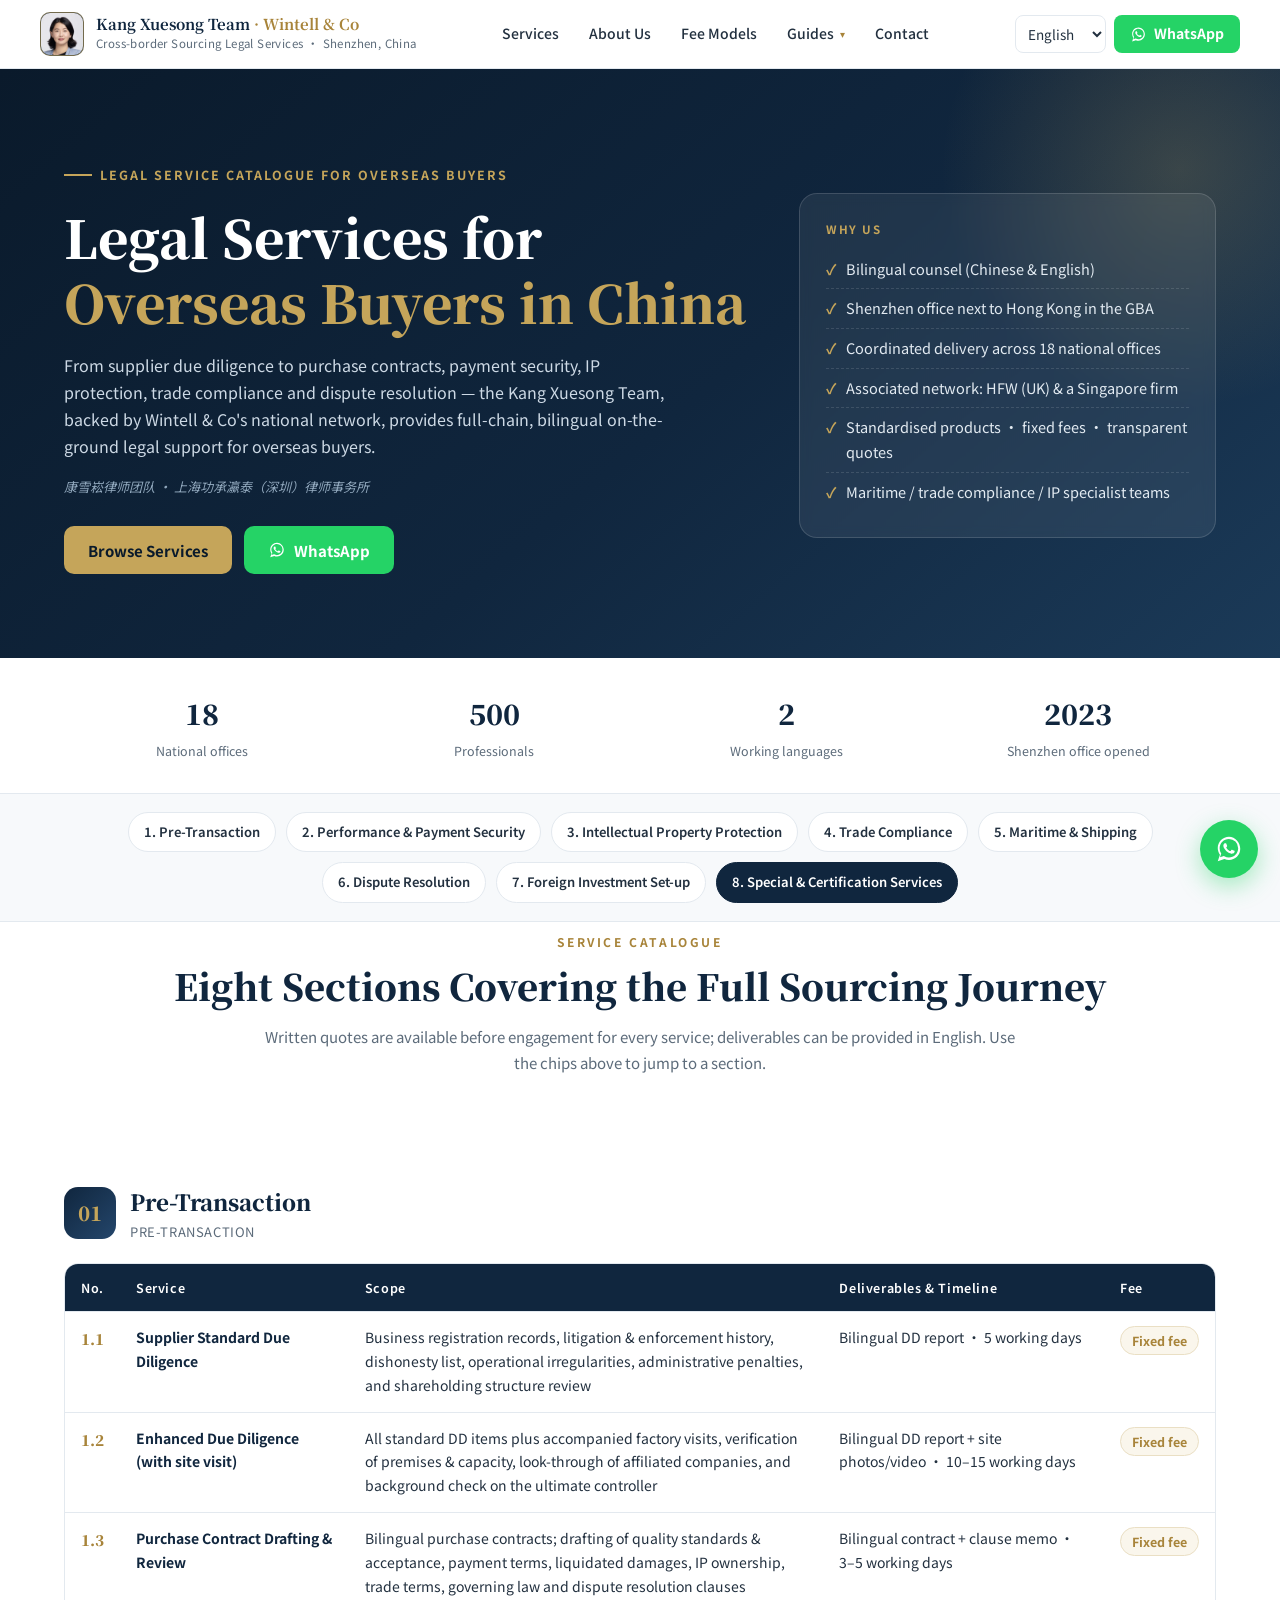
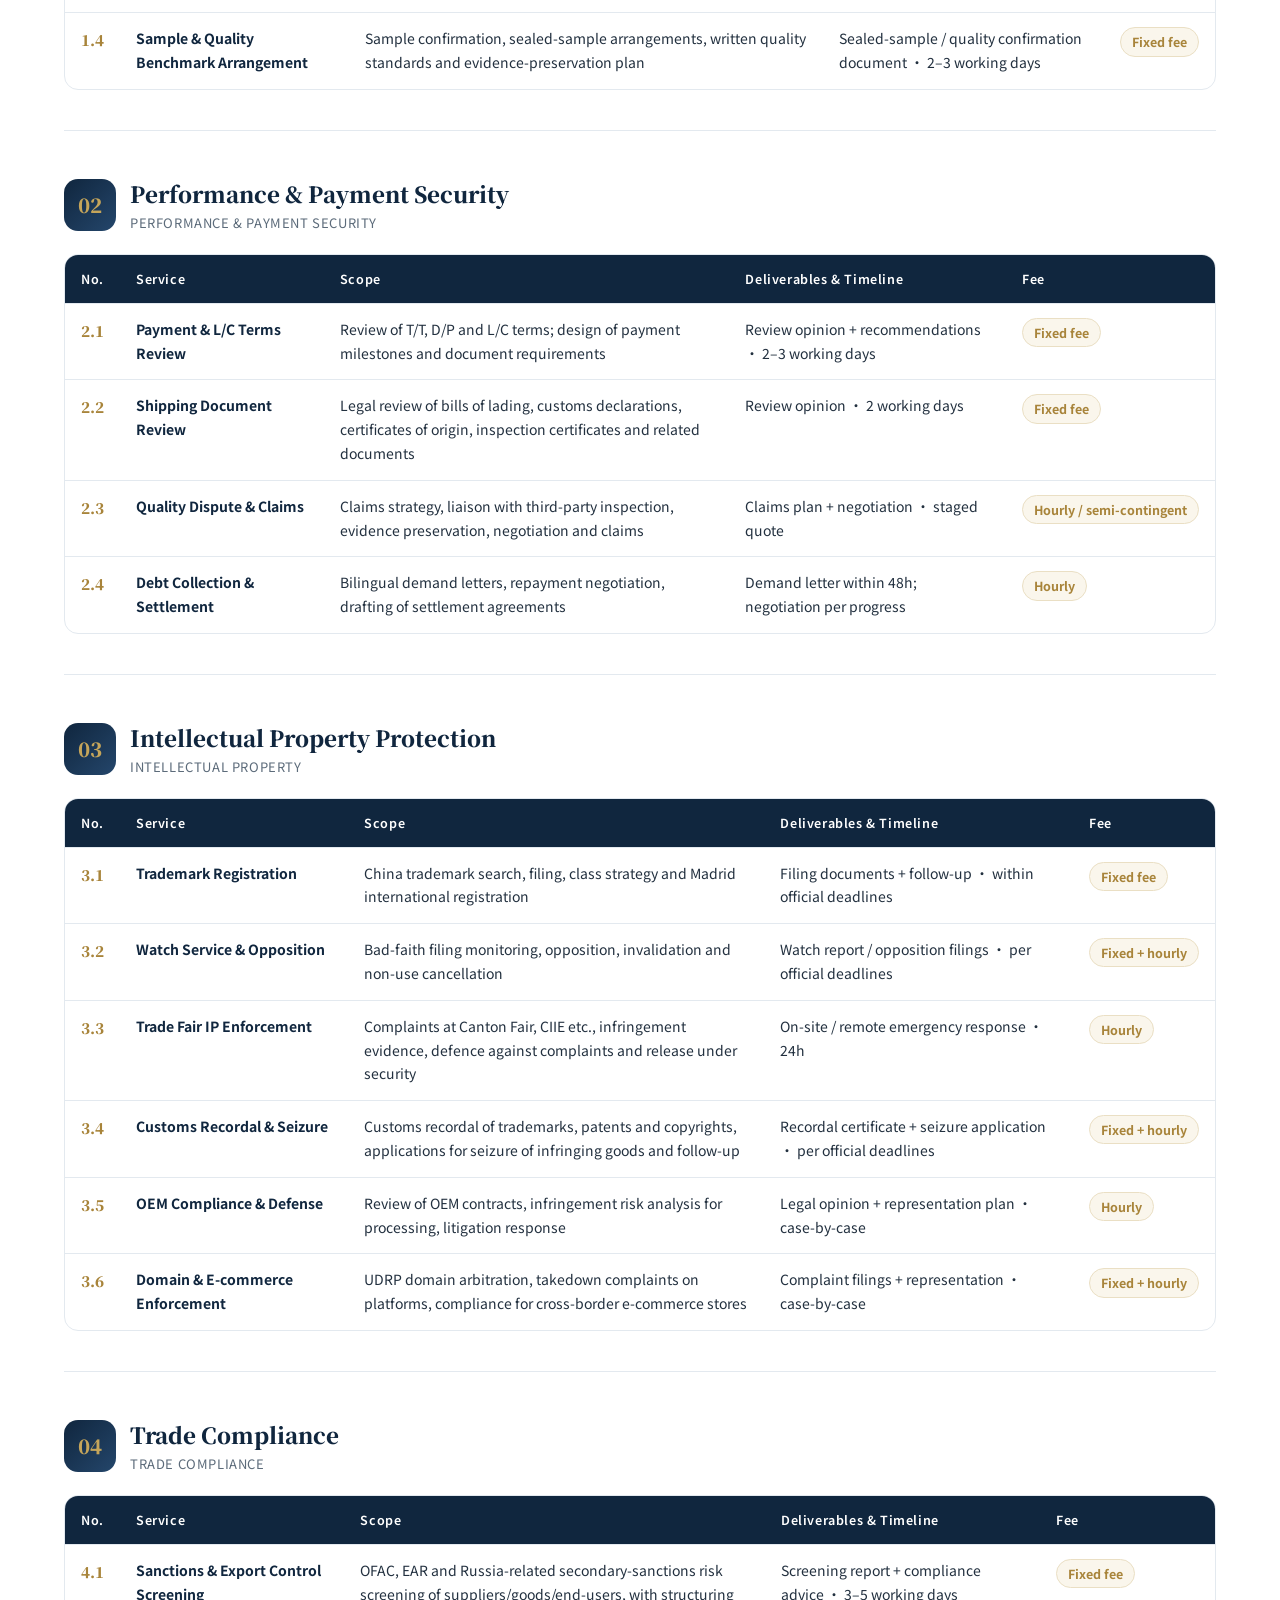
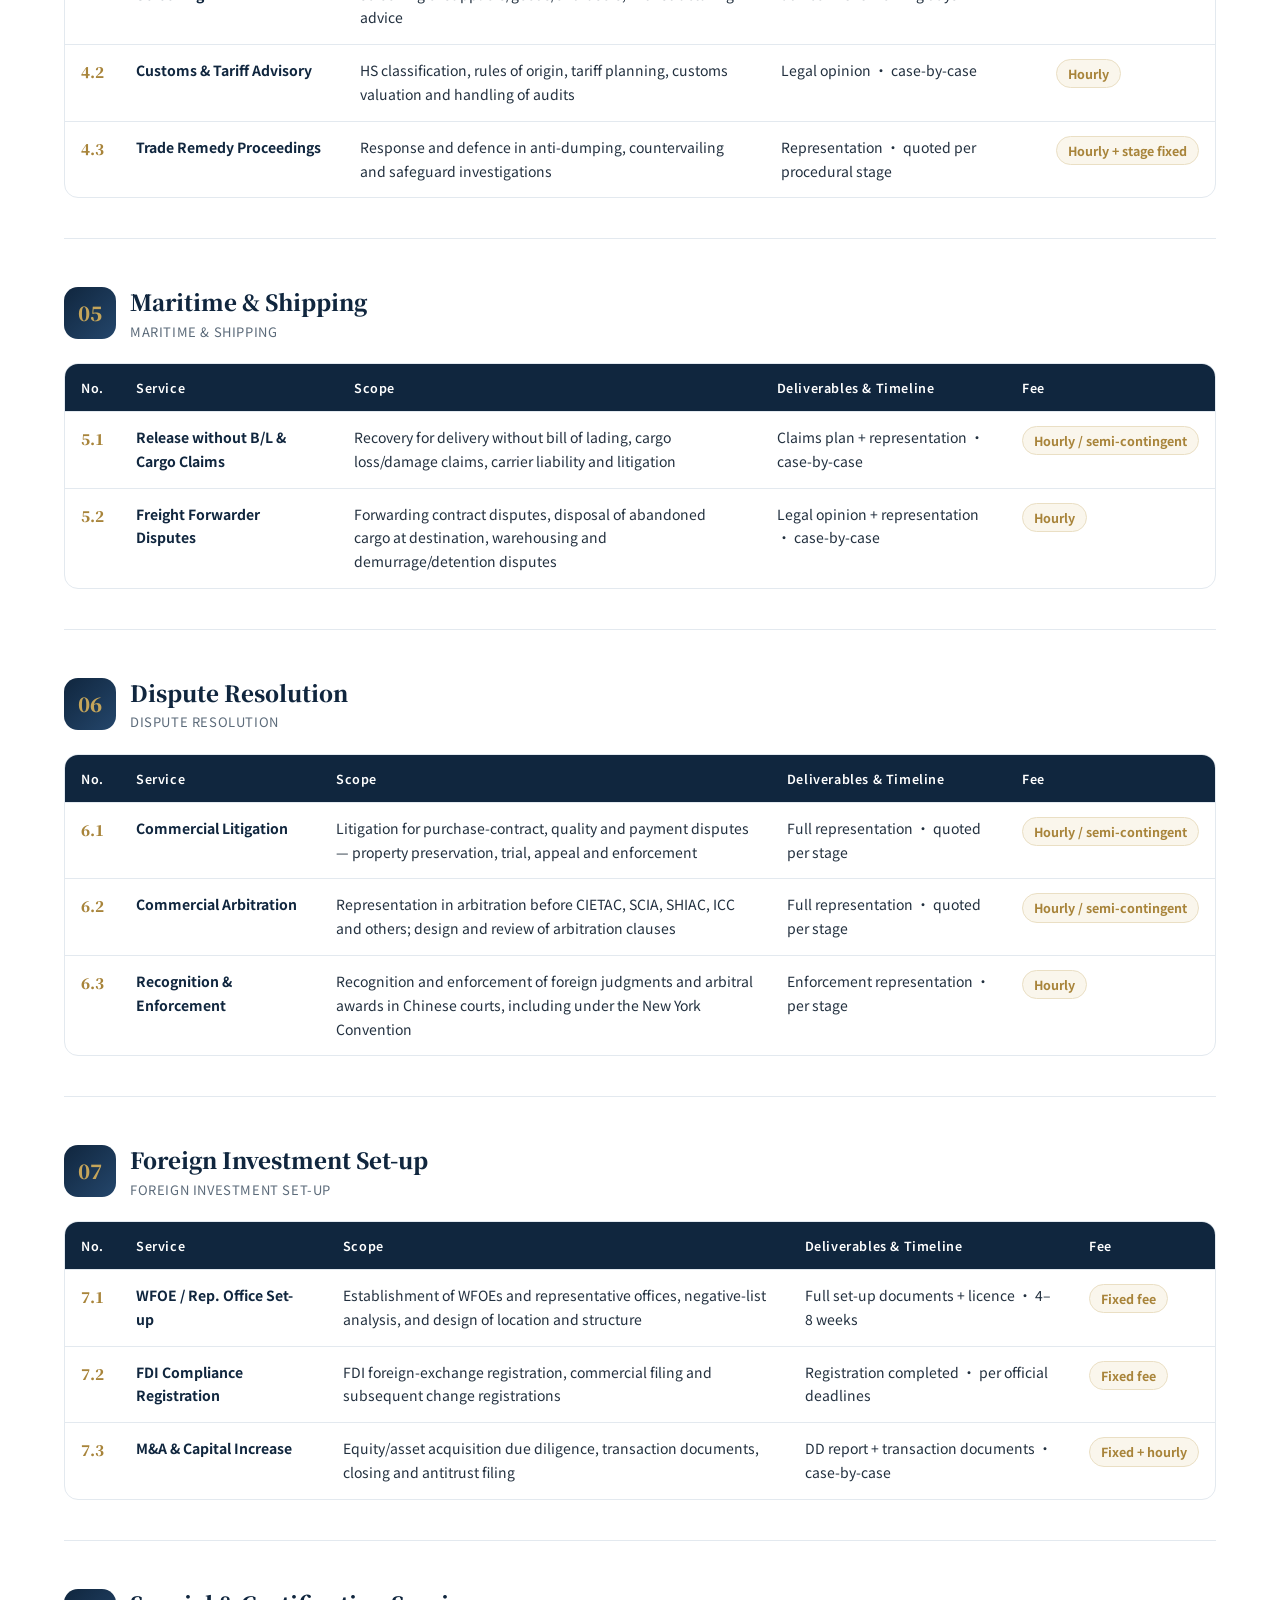
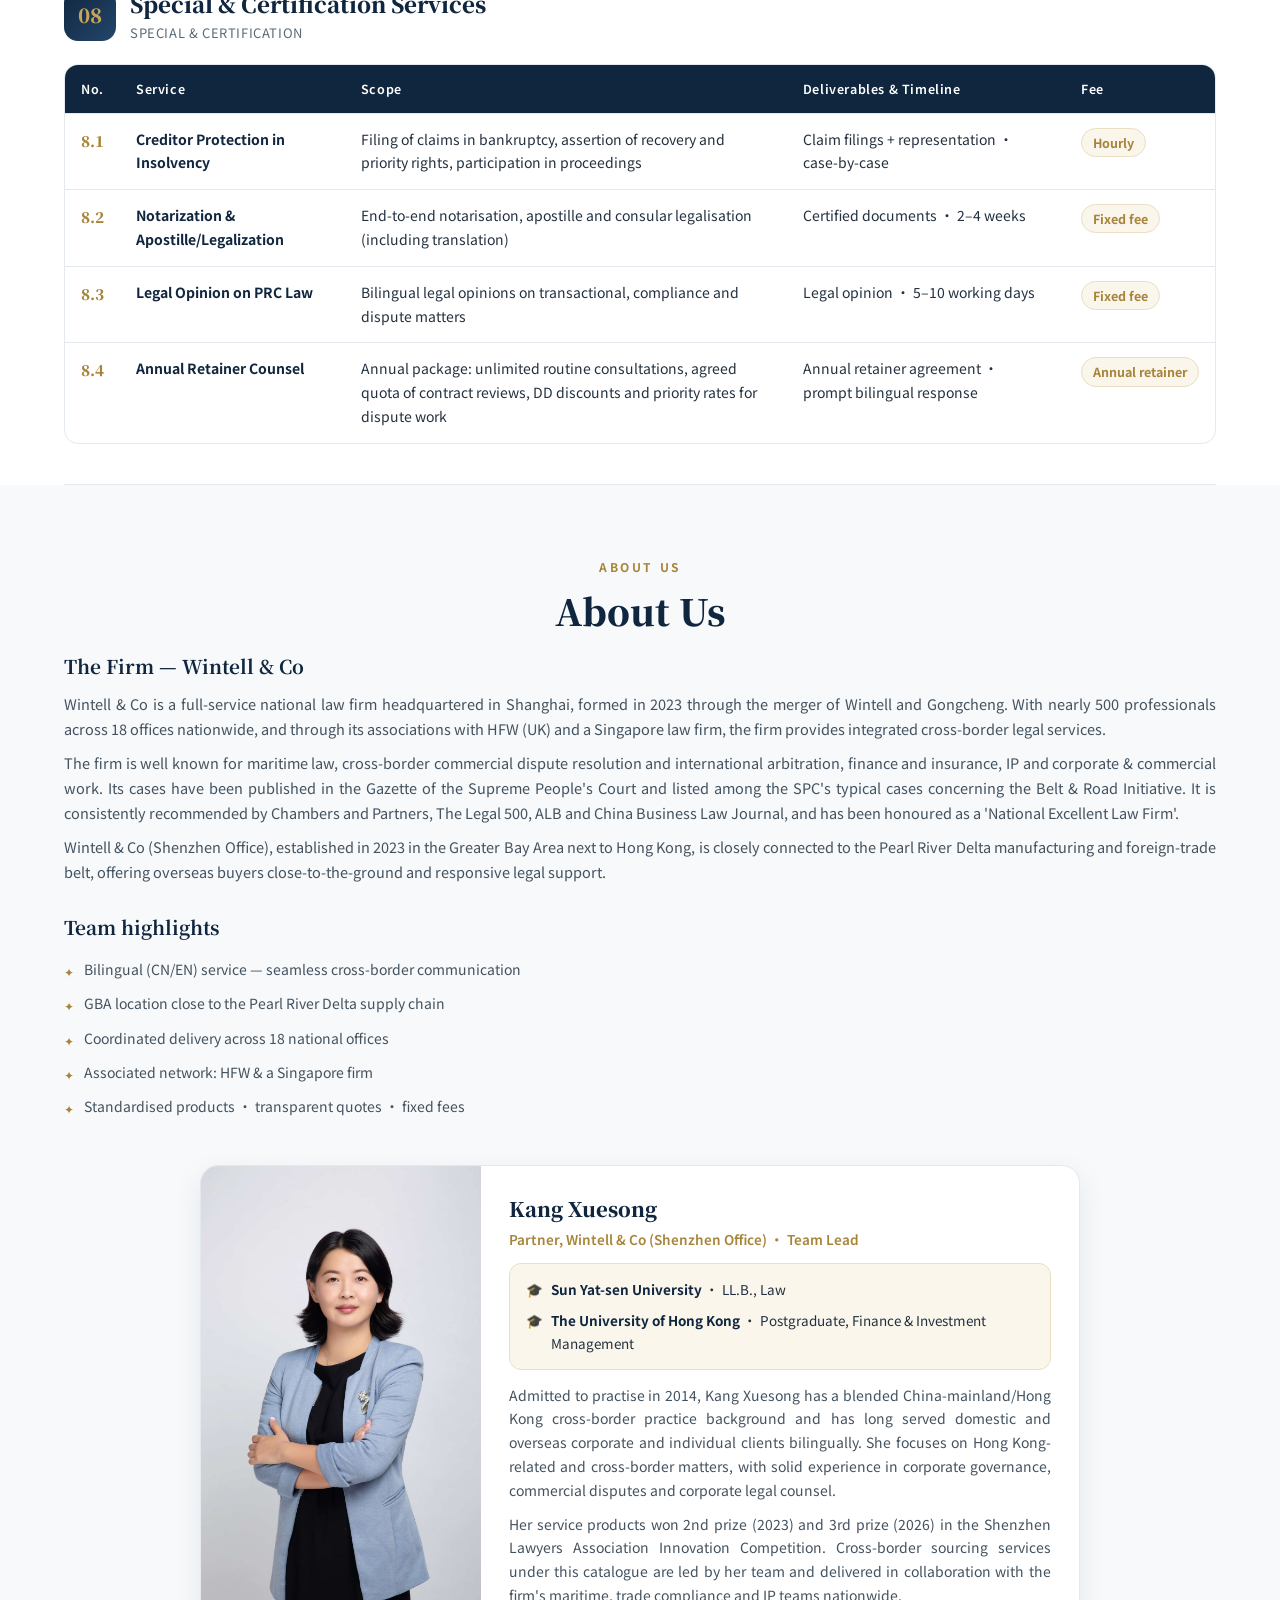
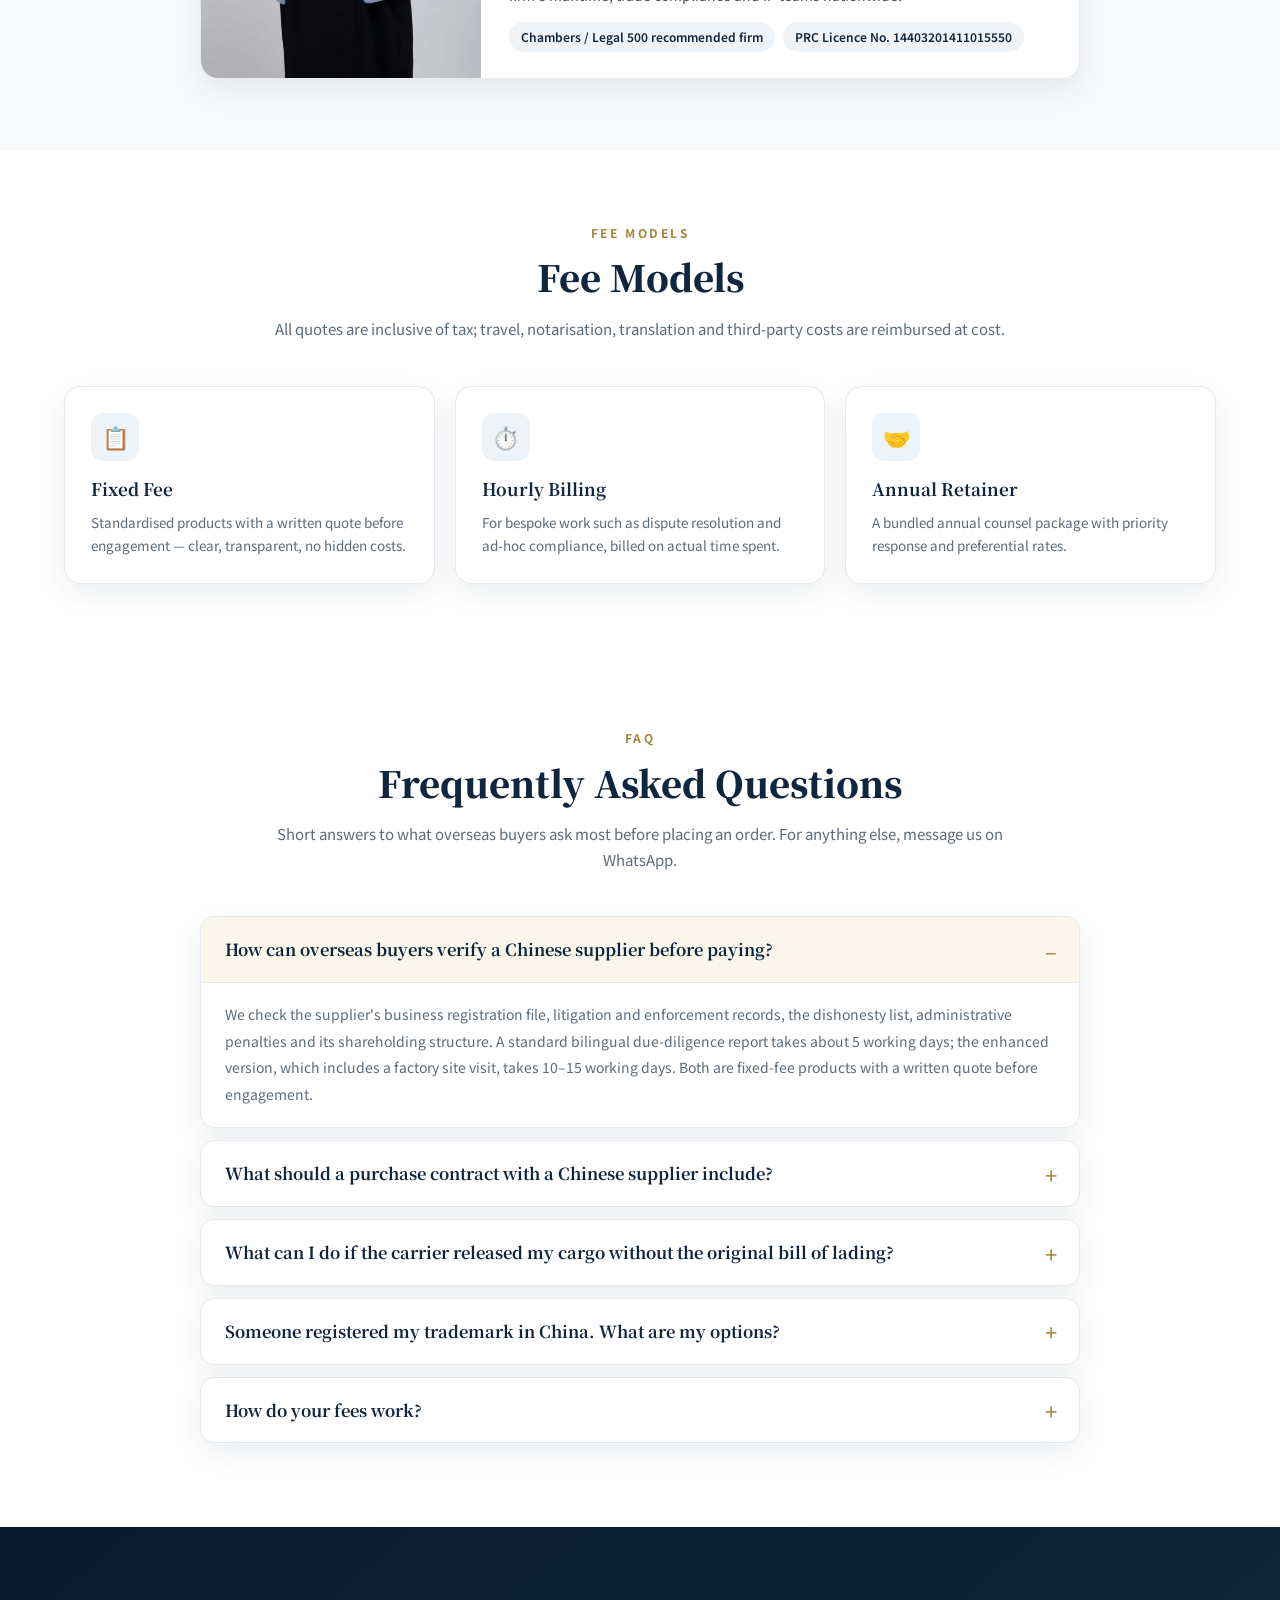
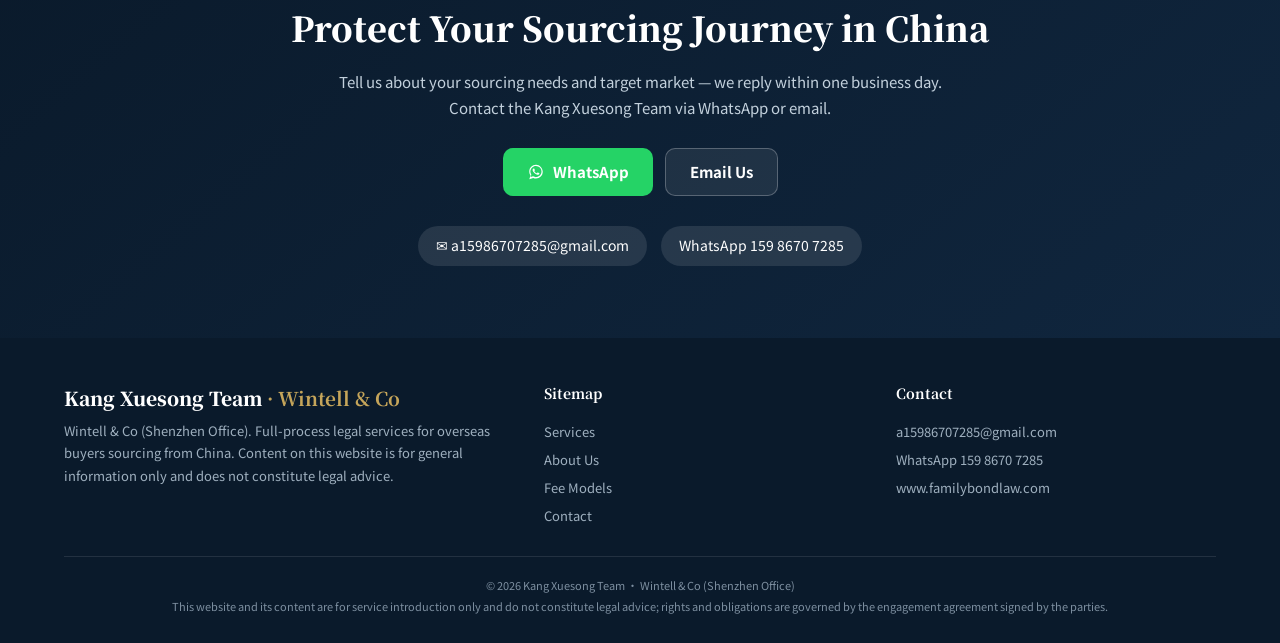
<file: index.html>
<!DOCTYPE html>
<html lang="en" dir="ltr" data-page-node-id="1XdXDL1lJgkIZ4vDUPFArF">
<head data-page-node-id="pf52BDPEEfW50Lo2zZs1Um">
<meta charset="utf-8" data-page-node-id="nYHj15DcyiX0w8gFRXBXEi">
<meta name="viewport" content="width=device-width, initial-scale=1, viewport-fit=cover" data-page-node-id="dwau8sDCXyC2pTKoNvtCRC">
<meta name="baidu-site-verification" content="codeva-jQPgo2aLy0" data-page-node-id="LZR9jEEKKYdTxs5VF21KK7">
<title>Legal Services for Overseas Buyers in China | 外国采购商中国法律服务 · 康雪崧律师团队 · Wintell &amp; Co</title>
<meta name="description" content="Wintell &amp; Co (Shenzhen Office) — the Kang Xuesong Team provides China legal services for overseas buyers sourcing from China: supplier due diligence, purchase contracts, payment security, IP protection, trade compliance and dispute resolution. 上海功承瀛泰（深圳）律师事务所 · 康雪崧律师团队，为外国采购商提供中国采购全流程法律服务。EN / 中文 / ES / FR / DE / AR." data-page-node-id="kzILoMtVXFeGdODQUEqEHc">
<meta name="keywords" content="China legal service for overseas buyers, foreign purchaser China lawyer, supplier due diligence China, purchase contract China, IP protection China, trade compliance China, 外国采购商法律服务, 涉外法律服务, 康雪崧律师, 功承瀛泰" data-page-node-id="eryCW4MsxC9FG9OZtDEYho">
<meta property="og:title" content="Legal Service Catalogue for Overseas Buyers Sourcing from China | Kang Xuesong Team" data-page-node-id="i5AiEc2l9risXQxwJnWEkg">
<meta property="og:description" content="Wintell & Co (Shenzhen Office) · Kang Xuesong team — full legal support for overseas buyers sourcing from China." data-page-node-id="iwEOHDsMIq1DIV3YYWIHRH">
<meta property="og:type" content="website" data-page-node-id="qp6jSfD7uHpMztR3tEMrHd">
<meta property="og:url" content="https://www.familybondlaw.com/" data-page-node-id="LY2aXbFtj6MX7jxNgQAPDO">
<meta property="og:image" content="https://www.familybondlaw.com/images/lawyer-portrait.jpg" data-page-node-id="cO1IBANgksYvn626BVYDIv">
<link rel="icon" href="data:image/svg+xml,%3Csvg%20xmlns='http://www.w3.org/2000/svg'%20viewBox='0%200%20100%20100'%3E%3Ctext%20y='.9em'%20font-size='90'%3E%E2%9A%96%3C/text%3E%3C/svg%3E">
<link rel="preconnect" href="https://fonts.googleapis.com" data-page-node-id="BLabFwFAy5uje0Cugzn59v">
<link rel="preconnect" href="https://fonts.gstatic.com" crossorigin data-page-node-id="Vb1MmGGCnNenj0bApCAD1C">
<link href="https://fonts.googleapis.com/css2?family=Noto+Serif+SC:wght@500;700;900&family=Noto+Sans+SC:wght@300;400;500;700&display=swap" rel="stylesheet" data-page-node-id="kafIMRnM1GmFX0QaGZS494">
<style>
:root{
  --navy:#10263e; --navy-deep:#0a1a2b; --navy-light:#eef3f8;
  --gold:#c5a55a; --gold-deep:#a8843a; --gold-light:#faf6ec;
  --ink:#22303f; --gray:#5c6b7a; --line:#e3e9ef;
  --white:#ffffff; --cream:#f7f9fb;
  --green:#25d366; --green-deep:#1eb956;
  --radius:14px;
  --shadow:0 10px 30px rgba(16,38,62,.08);
  --font-serif:'Noto Serif SC',Georgia,'Times New Roman',serif;
  --font-body:'Noto Sans SC',-apple-system,'Segoe UI',Roboto,'Helvetica Neue',Arial,sans-serif;
}
*{margin:0;padding:0;box-sizing:border-box}
html{scroll-behavior:smooth;-webkit-text-size-adjust:100%}
body{font-family:var(--font-body);color:var(--ink);background:var(--white);line-height:1.7;font-size:15px;-webkit-font-smoothing:antialiased}
.foot-grid a,.contact-line a{overflow-wrap:anywhere}
a{color:var(--navy);text-decoration:none}
a,button,select{-webkit-tap-highlight-color:rgba(16,38,62,.1)}
img{max-width:100%;display:block}
.container{max-width:1200px;margin:0 auto;padding:0 24px}
/* ---------- Header ---------- */
header{position:sticky;top:0;z-index:100;background:rgba(255,255,255,.96);backdrop-filter:blur(8px);border-bottom:1px solid var(--line)}
.nav-wrap{display:flex;align-items:center;justify-content:space-between;gap:16px;padding:12px 0;flex-wrap:wrap}
.brand{display:flex;align-items:center;gap:12px}
.brand-mark{width:44px;height:44px;border-radius:10px;object-fit:cover;object-position:center;flex-shrink:0;border:1px solid rgba(197,165,90,.55);background:var(--navy)}
.brand-name{font-family:var(--font-serif);font-weight:700;color:var(--navy);line-height:1.25}
.brand-name b{color:var(--gold-deep)}
.brand-sub{font-size:11.5px;color:var(--gray);letter-spacing:.4px;font-weight:400}
.nav-links{display:flex;align-items:center;gap:4px;flex-wrap:wrap}
.nav-links a{padding:8px 13px;border-radius:8px;font-size:14px;color:var(--ink);font-weight:500}
.nav-links a:hover{background:var(--cream);color:var(--navy)}
.header-actions{display:flex;align-items:center;gap:8px}
#languageSelect{min-height:38px;border-radius:8px;border:1px solid var(--line);background:var(--white);color:var(--ink);font:inherit;font-size:13.5px;padding:0 8px;max-width:138px;cursor:pointer}
.wa-chip{display:inline-flex;align-items:center;justify-content:center;gap:7px;background:var(--green);color:#fff;border-radius:8px;font-weight:700;font-size:14px;padding:0 16px;min-height:38px;transition:transform .15s,background .15s;white-space:nowrap}
.wa-chip:hover{background:var(--green-deep);transform:translateY(-1px);color:#fff}
.wa-chip svg{width:17px;height:17px;flex-shrink:0;fill:#fff}
/* ---------- Hero ---------- */
.hero{position:relative;overflow:hidden;background:linear-gradient(140deg,var(--navy-deep) 0%,var(--navy) 55%,#1b3a58 100%);color:#fff;padding:88px 0 84px}
.hero::after{content:"";position:absolute;right:-160px;top:-160px;width:520px;height:520px;border-radius:50%;background:radial-gradient(circle,rgba(197,165,90,.22),transparent 65%)}
.hero .container{position:relative;z-index:2;display:grid;grid-template-columns:1.25fr .75fr;gap:40px;align-items:center}
.hero-eyebrow{display:inline-flex;align-items:center;gap:8px;color:var(--gold);font-size:12.5px;letter-spacing:2px;font-weight:700;text-transform:uppercase;margin-bottom:18px}
.hero-eyebrow::before{content:"";width:28px;height:2px;background:var(--gold)}
h1.hero-title{font-family:var(--font-serif);font-size:clamp(30px,4.2vw,52px);line-height:1.25;font-weight:900;margin-bottom:18px}
.hero-title em{color:var(--gold);font-style:normal}
.hero-sub{color:#cdd9e5;font-size:16px;max-width:600px;margin-bottom:16px}
.hero-en{color:#8fa6bb;font-size:13px;margin-bottom:28px;font-style:italic}
.hero-actions{display:flex;gap:12px;flex-wrap:wrap}
.btn{display:inline-flex;align-items:center;justify-content:center;gap:8px;min-height:48px;padding:0 24px;border-radius:10px;font-weight:700;font-size:15px;transition:transform .15s,box-shadow .15s,background .15s;border:none;cursor:pointer}
.btn-primary{background:var(--gold);color:var(--navy-deep)}
.btn-primary:hover{background:#d4b46a;transform:translateY(-2px);box-shadow:0 10px 24px rgba(197,165,90,.35)}
.btn-ghost{background:rgba(255,255,255,.08);color:#fff;border:1px solid rgba(255,255,255,.25)}
.btn-ghost:hover{background:rgba(255,255,255,.16);transform:translateY(-2px)}
.btn-wa{background:var(--green);color:#fff}
.btn-wa:hover{background:var(--green-deep);transform:translateY(-2px);box-shadow:0 10px 24px rgba(37,211,102,.3);color:#fff}
.btn-wa svg{width:18px;height:18px;fill:#fff}
.hero-card{background:rgba(255,255,255,.07);border:1px solid rgba(255,255,255,.14);backdrop-filter:blur(6px);border-radius:18px;padding:26px;position:relative;z-index:2}
.hero-card .tag{color:var(--gold);font-size:11.5px;letter-spacing:1.6px;text-transform:uppercase;font-weight:700;margin-bottom:10px}
.hero-card ul{list-style:none}
.hero-card li{display:flex;gap:10px;padding:7px 0;font-size:14.5px;color:#e3ebf2;border-bottom:1px dashed rgba(255,255,255,.12)}
.hero-card li:last-child{border-bottom:none}
.hero-card li::before{content:"✓";color:var(--gold);font-weight:700;flex-shrink:0}
/* ---------- Trust strip ---------- */
.trust{background:var(--white);border-bottom:1px solid var(--line);padding:26px 0}
.trust .container{display:grid;grid-template-columns:repeat(4,1fr);gap:16px}
.trust-item{text-align:center;padding:6px}
.trust-num{font-family:var(--font-serif);font-size:28px;font-weight:900;color:var(--navy)}
.trust-num span{color:var(--gold-deep)}
.trust-lb{font-size:12.5px;color:var(--gray);margin-top:2px}
/* ---------- Section base ---------- */
section{padding:72px 0}
.sec-eyebrow{color:var(--gold-deep);font-size:12px;letter-spacing:2.6px;text-transform:uppercase;font-weight:700;text-align:center;margin-bottom:10px}
h2.sec-title{font-family:var(--font-serif);font-size:clamp(24px,3vw,36px);font-weight:900;color:var(--navy);text-align:center;line-height:1.35;margin-bottom:14px}
.sec-sub{max-width:760px;margin:0 auto 44px;text-align:center;color:var(--gray);font-size:15px}
/* ---------- Category nav ---------- */
.catnav{background:var(--cream);border-bottom:1px solid var(--line);padding:18px 0}
.catnav .container{display:flex;gap:10px;flex-wrap:wrap;justify-content:center}
.catnav a{font-size:13px;font-weight:600;color:var(--ink);background:#fff;border:1px solid var(--line);padding:8px 15px;border-radius:30px;transition:.15s}
.catnav a:hover,.catnav a.active{background:var(--navy);color:#fff;border-color:var(--navy)}
/* ---------- Catalogue ---------- */
.cat-block{border-bottom:1px solid var(--line);padding:0 0 40px;scroll-margin-top:120px}
.cat-head{display:flex;align-items:center;gap:14px;margin:0 0 20px;padding-top:44px}
.cat-no{width:52px;height:52px;flex-shrink:0;border-radius:14px;background:linear-gradient(135deg,var(--navy),#24466b);color:var(--gold);display:flex;align-items:center;justify-content:center;font-family:var(--font-serif);font-weight:900;font-size:20px}
.cat-title h3{font-family:var(--font-serif);font-size:22px;font-weight:900;color:var(--navy)}
.cat-title p{color:var(--gray);font-size:13px;letter-spacing:.6px}
table.svc{width:100%;border-collapse:separate;border-spacing:0;background:#fff;border:1px solid var(--line);border-radius:var(--radius);overflow:hidden;font-size:14px}
.svc thead th{background:var(--navy);color:#fff;font-weight:600;font-size:12.5px;letter-spacing:.6px;padding:13px 16px;text-align:left;white-space:nowrap}
.svc tbody td{padding:14px 16px;border-top:1px solid var(--line);vertical-align:top}
.svc tbody tr:hover{background:var(--cream)}
td.svc-no{font-family:var(--font-serif);font-weight:900;color:var(--gold-deep);white-space:nowrap;font-size:15px;width:52px}
td.svc-name{font-weight:700;color:var(--navy);min-width:185px}
td.svc-name small{display:block;font-weight:400;color:var(--gray);font-size:12px;margin-top:3px}
td.svc-fee{white-space:nowrap;font-weight:600;color:var(--navy);width:110px}
.fee-pill{display:inline-block;background:var(--gold-light);color:var(--gold-deep);border:1px solid #eadfc4;padding:3px 11px;border-radius:20px;font-size:12.5px;font-weight:700;white-space:nowrap}
@media(max-width:860px){
  .svc thead{display:none}
  .svc,.svc tbody,.svc tr,.svc td{display:block;width:100%}
  .svc tbody tr{border:1px solid var(--line);border-radius:12px;margin-bottom:14px;padding:4px 0}
  .svc tbody td{border:none;padding:6px 16px}
  td.svc-no{display:none}
  td.svc-name{font-size:15px;padding-top:10px}
}
/* ---------- About ---------- */
.about{background:var(--cream)}
/* 上下布局：律所介绍在上，律师卡片居中在下；卡片内部为「职业照在左 · 介绍在右」同一行 */
.about-grid{display:grid;grid-template-columns:1fr;gap:36px;align-items:start}
.about-grid .person-card{max-width:880px;width:100%;margin:0 auto}
.about-text h3{font-family:var(--font-serif);color:var(--navy);font-size:19px;margin:26px 0 10px}
.about-text h3:first-child{margin-top:0}
.about-text p{color:#43525f;font-size:14.5px;margin-bottom:10px;text-align:justify}
.about-list{list-style:none;margin:8px 0 4px}
.about-list li{display:flex;gap:10px;padding:5px 0;font-size:14px;color:#43525f}
.about-list li::before{content:"✦";color:var(--gold-deep);flex-shrink:0;font-size:12px;margin-top:4px}
/* 桌面端：两列网格——职业照占左列，姓名/职务/学历/简介在右列，同一行 */
.person-card{background:#fff;border:1px solid var(--line);border-radius:18px;overflow:hidden;box-shadow:var(--shadow);display:grid;grid-template-columns:280px minmax(0,1fr);align-items:stretch}
/* 照片撑满左列高度，顶部对齐裁切（保住面部），不设固定宽高比以免右侧文字挤压变形 */
.person-photo{width:100%;height:100%;object-fit:cover;object-position:top}
.person-body{padding:26px 28px}
.person-name{font-family:var(--font-serif);font-size:20px;font-weight:900;color:var(--navy)}
.person-role{color:var(--gold-deep);font-weight:600;font-size:13.5px;margin:2px 0 12px}
.person-edu{display:flex;flex-direction:column;gap:8px;background:var(--gold-light);border:1px solid #eadfc4;border-radius:12px;padding:14px 16px;margin-bottom:14px;font-size:13.5px}
.person-edu div{display:flex;gap:8px}
.person-edu b{color:var(--navy)}
.person-desc{font-size:14px;color:#43525f;margin-bottom:10px;text-align:justify}
.badge-line{display:flex;flex-wrap:wrap;gap:8px;margin-top:14px}
.badge-line span{background:var(--navy-light);color:var(--navy);font-size:12px;font-weight:600;padding:5px 12px;border-radius:20px}
/* ---------- Fee model ---------- */
.fee-grid{display:grid;grid-template-columns:repeat(3,1fr);gap:20px}
.fee-card{background:#fff;border:1px solid var(--line);border-radius:16px;padding:26px;box-shadow:var(--shadow);transition:.18s}
.fee-card:hover{transform:translateY(-4px)}
.fee-ico{width:48px;height:48px;border-radius:12px;background:var(--navy-light);display:flex;align-items:center;justify-content:center;font-size:22px;margin-bottom:14px}
.fee-card h4{font-family:var(--font-serif);color:var(--navy);font-size:17px;margin-bottom:8px}
.fee-card p{font-size:13.5px;color:var(--gray)}
/* ---------- CTA ---------- */
.cta{background:linear-gradient(140deg,var(--navy-deep),var(--navy));color:#fff;text-align:center;padding:72px 0}
.cta h2{font-family:var(--font-serif);font-size:clamp(24px,3vw,34px);font-weight:900;margin-bottom:12px}
.cta p{color:#c3d1dd;max-width:640px;margin:0 auto 28px}
.cta .btn{margin:0 6px}
.contact-line{display:flex;justify-content:center;gap:14px;flex-wrap:wrap;margin-top:30px;font-size:14px;color:#aebcc9}
.contact-line a{color:#fff;display:inline-flex;align-items:center;gap:8px;background:rgba(255,255,255,.1);padding:8px 18px;border-radius:30px}
.contact-line a:hover{background:rgba(255,255,255,.2)}
/* ---------- Footer ---------- */
footer{background:var(--navy-deep);color:#9fb0bf;padding:44px 0 26px;font-size:13px}
.foot-grid{display:grid;grid-template-columns:1.4fr 1fr 1fr;gap:32px;margin-bottom:26px}
.foot-grid h5{color:#fff;font-size:14px;margin-bottom:12px;font-family:var(--font-serif)}
.foot-brand{font-family:var(--font-serif);font-weight:900;font-size:19px;color:#fff;margin-bottom:6px}
.foot-brand b{color:var(--gold)}
.foot-grid ul{list-style:none}
.foot-grid li{padding:3px 0}
.foot-grid a{color:#9fb0bf}
.foot-grid a:hover{color:var(--gold)}
.foot-note{border-top:1px solid rgba(255,255,255,.1);padding-top:18px;text-align:center;color:#7d8fa0;font-size:11px;line-height:1.9}
/* floating wa */
.wa-float{position:fixed;inset-inline-end:22px;bottom:calc(22px + env(safe-area-inset-bottom,0px));z-index:200;width:58px;height:58px;border-radius:50%;background:var(--green);display:flex;align-items:center;justify-content:center;box-shadow:0 8px 24px rgba(37,211,102,.4);transition:transform .18s}
.wa-float:hover{transform:scale(1.08)}
.wa-float svg{width:30px;height:30px;fill:#fff}
.to-top{position:fixed;inset-inline-start:22px;bottom:calc(22px + env(safe-area-inset-bottom,0px));z-index:200;width:42px;height:42px;border-radius:50%;background:rgba(16,38,62,.75);color:#fff;display:flex;align-items:center;justify-content:center;font-size:18px;opacity:0;pointer-events:none;transition:.2s;border:none;cursor:pointer}
.to-top.show{opacity:1;pointer-events:auto}
.cta-actions{display:flex;justify-content:center;flex-wrap:wrap}
header{transition:transform .28s ease}
header.nav-hidden{transform:translateY(-102%)}
/* ==================== Responsive ==================== */
@media(max-width:960px){
  .container{padding:0 18px}

  /* ---- 导航栏：两行紧凑布局（第一行 = 品牌 + 语言 + WhatsApp，强制同一行）---- */
  .nav-wrap{padding:9px 0;gap:8px;flex-wrap:wrap}
  .brand{gap:9px;min-width:0;flex:1 1 0}
  .brand>div{min-width:0}
  .brand-mark{width:36px;height:36px;border-radius:9px}
  .brand-name{font-size:14.5px;line-height:1.2;white-space:nowrap;overflow:hidden;text-overflow:ellipsis}
  .brand-sub{display:none}
  .header-actions{gap:6px;margin-inline-start:auto;flex:0 0 auto}
  #languageSelect{min-height:36px;font-size:16px;max-width:104px;padding:0 4px}
  .wa-chip{min-height:36px;padding:0 11px;font-size:12.5px;gap:5px}
  .wa-chip svg{width:15px;height:15px}
  .nav-links{order:3;width:100%;flex-wrap:nowrap;gap:6px;margin-top:2px}
  .nav-links a{flex:1 1 0;min-width:0;text-align:center;padding:10px 4px;font-size:13.5px;
    background:var(--cream);border-radius:9px;white-space:nowrap;overflow:hidden;text-overflow:ellipsis}

  /* ---- Hero：标题优先，按钮整行 ---- */
  .hero{padding:50px 0 46px}
  .hero .container{grid-template-columns:1fr;gap:26px}
  .hero-card{order:2;padding:20px;border-radius:15px}
  .hero-card li{font-size:14px;padding:6px 0}
  h1.hero-title{font-size:clamp(27px,7.4vw,36px);line-height:1.3;margin-bottom:14px}
  .hero-eyebrow{font-size:11.5px;letter-spacing:1.6px;margin-bottom:14px}
  .hero-sub{font-size:14.5px;margin-bottom:12px}
  .hero-en{font-size:12.5px;margin-bottom:22px}
  .hero-actions{gap:10px}
  .hero-actions .btn{flex:1 1 100%;min-height:50px}

  /* ---- 数字条 ---- */
  .trust{padding:20px 0}
  .trust .container{grid-template-columns:repeat(2,1fr);gap:14px 10px}
  .trust-num{font-size:23px}
  .trust-lb{font-size:11.5px}

  /* ---- 通用区块 ---- */
  section{padding:48px 0}
  h2.sec-title{font-size:clamp(22px,5.6vw,28px);line-height:1.35}
  .sec-sub{font-size:14px;margin-bottom:28px}
  .sec-eyebrow{font-size:11px;letter-spacing:2px}

  /* ---- 分类快捷导航：横向滑动（替代多行换行） ---- */
  .catnav{padding:12px 0}
  .catnav .container{flex-wrap:nowrap;justify-content:flex-start;overflow-x:auto;gap:8px;
    -webkit-overflow-scrolling:touch;scrollbar-width:none}
  .catnav .container::-webkit-scrollbar{display:none}
  .catnav a{flex:0 0 auto;white-space:nowrap;font-size:13px;padding:8px 14px}

  /* ---- 服务清单：表格 → 卡片 ---- */
  .cat-block{padding-bottom:26px;scroll-margin-top:104px}
  .cat-head{gap:12px;margin-bottom:14px;padding-top:32px}
  .cat-no{width:44px;height:44px;font-size:17px;border-radius:12px}
  .cat-title h3{font-size:18.5px;line-height:1.35}
  .cat-title p{font-size:12px}

  table.svc{border:none;background:transparent;font-size:14px;border-radius:0;overflow:visible}
  .svc thead{display:none}
  .svc,.svc tbody,.svc tr,.svc td{display:block;width:auto}
  .svc tbody tr{border:1px solid var(--line);border-radius:14px;background:#fff;
    margin:0 0 14px;padding:0;overflow:hidden;box-shadow:0 2px 10px rgba(16,38,62,.05)}
  .svc tbody tr:hover{background:#fff}
  .svc tbody td{border:none;padding:0 15px 13px;white-space:normal}
  td.svc-no{display:none}
  td.svc-name{background:var(--navy-light);border-bottom:1px solid var(--line);
    padding:13px 15px 12px;margin-bottom:12px;font-size:15.5px;line-height:1.5;min-width:0}
  td.svc-name::before{content:attr(data-no);display:inline-flex;align-items:center;justify-content:center;
    min-width:32px;height:22px;padding:0 8px;border-radius:7px;background:var(--navy);color:var(--gold);
    font-family:var(--font-serif);font-weight:900;font-size:12.5px;margin-inline-end:8px;
    vertical-align:middle;position:relative;top:-1px}
  td.svc-name small{margin-top:4px}
  td[data-label]::before{content:attr(data-label);display:block;font-size:10.5px;letter-spacing:.9px;
    color:var(--gold-deep);font-weight:700;text-transform:uppercase;margin-bottom:3px}
  td.svc-fee{padding-bottom:15px}
  .fee-pill{font-size:12.5px}

  /* ---- 关于我们 ---- */
  .about-grid{gap:28px}
  .about-text h3{font-size:17.5px;margin:22px 0 8px}
  .about-text p,.person-desc{font-size:14px;text-align:left}
  .about-list li{font-size:13.5px}
  /* ≤960px：照片与介绍回到上下排列（窄屏并排会挤成竖条），并收窄卡片居中 */
  .about-grid .person-card{max-width:420px;margin:0 auto;grid-template-columns:1fr}
  .person-photo{aspect-ratio:1/1.06;height:auto;max-height:400px}
  .person-body{padding:18px}
  .person-name{font-size:19px}
  .person-edu{font-size:13px;padding:12px 14px}
  .badge-line span{font-size:11.5px;padding:5px 10px}

  /* ---- 收费模式 ---- */
  .fee-grid{grid-template-columns:1fr;gap:14px}
  .fee-card{padding:20px}

  /* ---- CTA ---- */
  .cta{padding:50px 0}
  .cta-actions{flex-direction:column;align-items:stretch;gap:10px}
  .cta-actions .btn{margin:0;width:100%;min-height:50px}
  .contact-line{gap:10px;font-size:13.5px;margin-top:24px}
  .contact-line a{padding:9px 16px;word-break:break-word;text-align:center}

  /* ---- 页脚 ---- */
  footer{padding:34px 0 calc(96px + env(safe-area-inset-bottom,0px))}
  .foot-grid{grid-template-columns:1fr;gap:22px;margin-bottom:20px}
  /* 页脚「网站导航」四个链接横排：四等分网格，强制同一行 */
  .foot-nav{display:grid;grid-template-columns:repeat(4,1fr);gap:8px}
  .foot-nav li{padding:0;min-width:0}
  .foot-nav a{display:flex;align-items:center;justify-content:center;padding:8px 4px;background:rgba(255,255,255,.07);border:1px solid rgba(255,255,255,.12);border-radius:8px;font-size:12.5px;white-space:nowrap;overflow:hidden;text-overflow:ellipsis}
  .foot-grid h5{margin-bottom:8px}
  .foot-note{font-size:10.5px}

  /* ---- 悬浮按钮 ---- */
  .wa-float{width:52px;height:52px;inset-inline-end:16px;bottom:calc(16px + env(safe-area-inset-bottom,0px))}
  .wa-float svg{width:27px;height:27px}
  .to-top{width:38px;height:38px;font-size:16px;inset-inline-start:16px;bottom:calc(16px + env(safe-area-inset-bottom,0px))}
}
@media(max-width:520px){
  .container{padding:0 14px}
  /* 品牌 + 语言 + WhatsApp 同一行：进一步压缩尺寸，确保 360px 屏也能排下 */
  .nav-wrap{gap:6px;padding:8px 0}
  .brand{gap:8px}
  .brand-name{font-size:13.5px}
  .brand-name b{display:none}
  .brand-mark{width:32px;height:32px;border-radius:8px}
  .header-actions{gap:5px}
  #languageSelect{max-width:86px;padding:0 2px}
  .wa-chip{padding:0 9px;font-size:12px;gap:4px;min-height:34px}
  .wa-chip svg{width:14px;height:14px}
  .nav-links a{font-size:12.5px;padding:9px 2px}
  h1.hero-title{font-size:clamp(25px,7.8vw,30px)}
  .hero{padding:42px 0 40px}
  .trust-num{font-size:21px}
  .cat-title h3{font-size:17px}
  td.svc-name{font-size:15px}
  .person-body{padding:16px}
  .contact-line a{width:100%}
  .foot-note{line-height:1.8}
}
/* 触屏设备：去掉 hover 位移造成的"粘连"感 */
@media(hover:none){
  .fee-card:hover{transform:none}
  .btn-primary:hover,.btn-ghost:hover,.btn-wa:hover,.wa-chip:hover{transform:none}
  .wa-float:hover{transform:none}
}
/* ---------- FAQ（2026-10-17 新增，仅作用于 .faq-* ，不影响既有样式） ---------- */
.faq{background:#fff}
.faq-wrap{max-width:880px;margin:0 auto}
.faq-item{background:#fff;border:1px solid var(--line);border-radius:14px;margin:0 0 12px;box-shadow:var(--shadow);overflow:hidden}
.faq-item summary{position:relative;cursor:pointer;list-style:none;padding-block:20px;padding-inline:24px 58px;
  font-family:var(--font-serif);font-size:16.5px;font-weight:700;color:var(--navy);line-height:1.5;transition:.15s}
.faq-item summary::-webkit-details-marker{display:none}
.faq-item summary::after{content:"+";position:absolute;inset-inline-end:22px;top:50%;transform:translateY(-50%);
  font-family:var(--font-body);font-size:22px;font-weight:400;color:var(--gold-deep);line-height:1}
.faq-item[open] summary::after{content:"–"}
.faq-item summary:hover{color:var(--gold-deep);background:var(--gold-light)}
.faq-item[open] summary{background:var(--gold-light);border-bottom:1px solid var(--line)}
.faq-body{padding:18px 24px 20px;color:var(--gray);font-size:14px;line-height:1.9}
.faq-body p{margin:0}
@media(max-width:640px){
  .faq-item summary{font-size:15.5px;padding-block:16px;padding-inline:18px 46px}
  .faq-item summary::after{inset-inline-end:16px;font-size:20px}
  .faq-body{padding:15px 18px 18px;font-size:13.5px}
}
/* ---------- Guides 下拉（2026-10-19 新增文章入口，仅作用于 .nav-drop） ---------- */
.nav-drop{position:relative}
.nav-drop>summary{list-style:none;display:inline-flex;align-items:center;gap:6px;padding:8px 13px;border-radius:8px;font-size:14px;color:var(--ink);font-weight:500;cursor:pointer}
.nav-drop>summary::-webkit-details-marker{display:none}
.nav-drop>summary::after{content:"\25BE";font-size:10px;color:var(--gold-deep);line-height:1}
.nav-drop>summary:hover,.nav-drop[open]>summary{background:var(--cream);color:var(--navy)}
.nav-drop-menu{position:absolute;top:calc(100% + 8px);inset-inline-start:0;min-width:286px;background:#fff;border:1px solid var(--line);border-radius:12px;box-shadow:var(--shadow);padding:8px;z-index:130;display:flex;flex-direction:column;gap:2px}
.nav-drop-menu a{display:block;padding:10px 12px;border-radius:8px;font-size:13.5px;line-height:1.45;color:var(--ink)}
.nav-drop-menu a:hover{background:var(--gold-light);color:var(--navy)}
@media(max-width:960px){
  /* 五个入口时改为两行居中，避免挤压截断 */
  .nav-links{justify-content:center;flex-wrap:wrap;gap:6px}
  .nav-links a,.nav-drop>summary{flex:0 0 auto;display:inline-flex;align-items:center;justify-content:center;padding:9px 12px;font-size:13.5px;background:var(--cream);border-radius:9px;white-space:nowrap}
  .nav-drop-menu{min-width:258px}
}
@media(max-width:520px){
  .nav-links a,.nav-drop>summary{font-size:12.5px;padding:8px 9px}
}
</style>
<!-- Structured data: LegalService / LawFirm / Person + service catalogue (2026-10-17) -->
<script type="application/ld+json">
{
  "@context": "https://schema.org",
  "@graph": [
    {
      "@type": "LegalService",
      "@id": "https://www.familybondlaw.com/#service",
      "name": "Kang Xuesong Team, Wintell & Co (Shenzhen Office)",
      "alternateName": "康雪崧律师团队 · 上海功承瀛泰（深圳）律师事务所",
      "description": "Full-chain bilingual legal support for overseas buyers sourcing from China: supplier due diligence, purchase contracts, payment security, intellectual property protection, trade compliance, maritime claims and dispute resolution.",
      "url": "https://www.familybondlaw.com/",
      "image": "https://www.familybondlaw.com/images/lawyer-portrait.jpg",
      "areaServed": [
        {
          "@type": "Country",
          "name": "China"
        },
        {
          "@type": "AdministrativeArea",
          "name": "Greater Bay Area"
        },
        {
          "@type": "City",
          "name": "Shenzhen"
        }
      ],
      "availableLanguage": [
        {
          "@type": "Language",
          "name": "English"
        },
        {
          "@type": "Language",
          "name": "Chinese"
        }
      ],
      "provider": {
        "@id": "https://www.familybondlaw.com/#firm"
      },
      "founder": {
        "@id": "https://www.familybondlaw.com/#kangxuesong"
      },
      "hasOfferCatalog": {
        "@type": "OfferCatalog",
        "name": "China sourcing legal services for overseas buyers",
        "itemListElement": [
          {
            "@type": "Offer",
            "itemOffered": {
              "@type": "Service",
              "name": "Supplier Standard Due Diligence",
              "description": "Bilingual due-diligence report in about 5 working days, covering business registration records, litigation and enforcement history, the dishonesty list, administrative penalties and shareholding structure.",
              "provider": {
                "@id": "https://www.familybondlaw.com/#service"
              }
            }
          },
          {
            "@type": "Offer",
            "itemOffered": {
              "@type": "Service",
              "name": "Enhanced Due Diligence (with site visit)",
              "description": "All standard checks plus an accompanied factory visit and capacity verification; bilingual report with site photos or video in 10–15 working days.",
              "provider": {
                "@id": "https://www.familybondlaw.com/#service"
              }
            }
          },
          {
            "@type": "Offer",
            "itemOffered": {
              "@type": "Service",
              "name": "Purchase Contract Drafting & Review",
              "description": "Bilingual purchase contract covering quality standards and acceptance, staged payment, liquidated damages, IP ownership, trade terms and dispute resolution — delivered in 3–5 working days with a clause memo.",
              "provider": {
                "@id": "https://www.familybondlaw.com/#service"
              }
            }
          },
          {
            "@type": "Offer",
            "itemOffered": {
              "@type": "Service",
              "name": "Payment & L/C Terms Review",
              "description": "Written review opinion on T/T, D/P and L/C terms, with payment milestones and document requirements designed around your shipment.",
              "provider": {
                "@id": "https://www.familybondlaw.com/#service"
              }
            }
          },
          {
            "@type": "Offer",
            "itemOffered": {
              "@type": "Service",
              "name": "Trademark Registration",
              "description": "China trademark search, filing and class strategy, with filing documents and follow-up on official notices within the official deadlines.",
              "provider": {
                "@id": "https://www.familybondlaw.com/#service"
              }
            }
          },
          {
            "@type": "Offer",
            "itemOffered": {
              "@type": "Service",
              "name": "Customs Recordal & Seizure",
              "description": "Recordal of your trademark or copyright with China Customs so that infringing shipments can be detained at the border.",
              "provider": {
                "@id": "https://www.familybondlaw.com/#service"
              }
            }
          },
          {
            "@type": "Offer",
            "itemOffered": {
              "@type": "Service",
              "name": "Release without B/L & Cargo Claims",
              "description": "Evidence preservation, demand on the carrier and claim or litigation to recover the value of cargo released without an original bill of lading, or damaged in transit.",
              "provider": {
                "@id": "https://www.familybondlaw.com/#service"
              }
            }
          },
          {
            "@type": "Offer",
            "itemOffered": {
              "@type": "Service",
              "name": "Debt Collection & Settlement",
              "description": "Bilingual demand letter within 48 hours, followed by repayment negotiation and drafting of a settlement agreement.",
              "provider": {
                "@id": "https://www.familybondlaw.com/#service"
              }
            }
          }
        ]
      }
    },
    {
      "@type": "LawFirm",
      "@id": "https://www.familybondlaw.com/#firm",
      "name": "Wintell & Co (Shenzhen Office)",
      "alternateName": "上海功承瀛泰（深圳）律师事务所",
      "url": "https://www.familybondlaw.com/",
      "image": "https://www.familybondlaw.com/images/lawyer-portrait.jpg",
      "description": "Shenzhen office of Wintell & Co, a full-service national law firm headquartered in Shanghai with 18 offices and nearly 500 professionals across China.",
      "address": {
        "@type": "PostalAddress",
        "addressLocality": "Shenzhen",
        "addressRegion": "Guangdong",
        "addressCountry": "CN"
      },
      "areaServed": {
        "@type": "Country",
        "name": "China"
      },
      "employee": {
        "@id": "https://www.familybondlaw.com/#kangxuesong"
      },
      "knowsLanguage": [
        "en",
        "zh"
      ]
    },
    {
      "@type": "Person",
      "@id": "https://www.familybondlaw.com/#kangxuesong",
      "name": "Kang Xuesong",
      "alternateName": "康雪崧",
      "jobTitle": "Partner and Team Lead",
      "description": "China-licensed lawyer admitted in 2014, partner at Wintell & Co (Shenzhen Office), providing bilingual legal services to overseas buyers sourcing from China.",
      "worksFor": {
        "@id": "https://www.familybondlaw.com/#firm"
      },
      "url": "https://www.familybondlaw.com/#about",
      "alumniOf": [
        {
          "@type": "CollegeOrUniversity",
          "name": "Sun Yat-sen University"
        },
        {
          "@type": "CollegeOrUniversity",
          "name": "The University of Hong Kong"
        }
      ],
      "hasCredential": [
        {
          "@type": "EducationalOccupationalCredential",
          "credentialCategory": "degree",
          "name": "LL.B., Law",
          "recognizedBy": {
            "@type": "CollegeOrUniversity",
            "name": "Sun Yat-sen University"
          }
        },
        {
          "@type": "EducationalOccupationalCredential",
          "credentialCategory": "degree",
          "name": "Postgraduate, Finance & Investment Management",
          "recognizedBy": {
            "@type": "CollegeOrUniversity",
            "name": "The University of Hong Kong"
          }
        },
        {
          "@type": "EducationalOccupationalCredential",
          "credentialCategory": "license",
          "name": "PRC Lawyer's Practice Licence",
          "identifier": "14403201411015550"
        }
      ],
      "knowsLanguage": [
        "en",
        "zh"
      ]
    }
  ]
}
</script>
<!-- Structured data: FAQPage (must mirror the visible FAQ section) -->
<script type="application/ld+json">
{
  "@context": "https://schema.org",
  "@type": "FAQPage",
  "@id": "https://www.familybondlaw.com/#faq",
  "url": "https://www.familybondlaw.com/#faq",
  "name": "Frequently Asked Questions",
  "inLanguage": "en",
  "mainEntity": [
    {
      "@type": "Question",
      "name": "How can overseas buyers verify a Chinese supplier before paying?",
      "acceptedAnswer": {
        "@type": "Answer",
        "text": "We check the supplier's business registration file, litigation and enforcement records, the dishonesty list, administrative penalties and its shareholding structure. A standard bilingual due-diligence report takes about 5 working days; the enhanced version, which includes a factory site visit, takes 10–15 working days. Both are fixed-fee products with a written quote before engagement."
      }
    },
    {
      "@type": "Question",
      "name": "What should a purchase contract with a Chinese supplier include?",
      "acceptedAnswer": {
        "@type": "Answer",
        "text": "At a minimum: quality standards and acceptance criteria, staged payment terms, liquidated damages for late or defective delivery, IP ownership, trade terms (Incoterms), and governing law and dispute-resolution clauses. We deliver a bilingual contract with a clause-by-clause memo in 3–5 working days."
      }
    },
    {
      "@type": "Question",
      "name": "What can I do if the carrier released my cargo without the original bill of lading?",
      "acceptedAnswer": {
        "@type": "Answer",
        "text": "Release without the original bill of lading can give rise to a claim for compensation against the carrier. Evidence needs to be preserved promptly — the original bill of lading, booking and shipping instructions, the delivery record, and correspondence with the carrier and freight forwarder. Chinese courts recognise claims of this kind. We quote per case after reviewing the documents."
      }
    },
    {
      "@type": "Question",
      "name": "Someone registered my trademark in China. What are my options?",
      "acceptedAnswer": {
        "@type": "Answer",
        "text": "Depending on the circumstances: file an opposition against a published application; apply for invalidation of a registered mark; apply for cancellation on the ground of three years' non-use; and record your rights with China Customs so infringing goods can be detained. Each procedure runs on official deadlines, so timing is critical."
      }
    },
    {
      "@type": "Question",
      "name": "How do your fees work?",
      "acceptedAnswer": {
        "@type": "Answer",
        "text": "Three models: fixed fees for standardised products, always with a written quote before engagement; hourly billing for disputes and bespoke compliance work; and an annual retainer package. All quotes are inclusive of tax; travel, notarisation, translation and other third-party costs are reimbursed at cost."
      }
    }
  ]
}
</script>
</head>
<body data-page-node-id="qzYfp4py31KDtLFupfGDMb">

<!-- header -->
<header data-page-node-id="wxtSYjNTdJykw9wm65CiJF">
  <div class="container nav-wrap" data-page-node-id="goh8cabsNiJODoisZkMLjZ">
    <a href="#top" class="brand" data-page-node-id="l8FhXHCjdQ1K88A9Sx1c8E">
      <img src="./images/lawyer-avatar.jpg" alt="康雪崧律师 Kang Xuesong" class="brand-mark" data-page-node-id="FSGg9NliQhdiAsh0SnVzJt">
      <div data-page-node-id="JWZS82jcWn4BGs7JiGgYrd">
        <div class="brand-name" data-i18n="brandName" data-page-node-id="IgHEg8oEjsi5ynoCM90Csl">Kang Xuesong Team<b> · Wintell &amp; Co</b></div>
        <div class="brand-sub" data-i18n="brandSub" data-page-node-id="MlpMdvNpTHK8i77UcefqGk">Cross-border Sourcing Legal Services · Shenzhen, China</div>
      </div>
    </a>
    <nav class="nav-links" data-page-node-id="xGtJSpSVg00iQfJcd5FLmZ">
      <a href="#services" data-i18n="navServices" data-page-node-id="6Q9A1tO4nI3Vt7nLVNpdEu">Services</a>
      <a href="#about" data-i18n="navAbout" data-page-node-id="Sh2HjdJYsJvNOSDNrXFETr">About Us</a>
      <a href="#fees" data-i18n="navFees" data-page-node-id="qmbAdtFDYGX6ezQPCZPamN">Fee Models</a>
      <details class="nav-drop">
        <summary data-i18n="navGuides">Guides</summary>
        <div class="nav-drop-menu">
          <a href="./supplier-changed-bank-account/" data-i18n="guide1">Supplier Bank Account Scam</a>
          <a href="./cargo-released-without-bill-of-lading/" data-i18n="guide2">Cargo Released Without B/L</a>
        </div>
      </details>
      <a href="#contact" data-i18n="navContact" data-page-node-id="egABcyEM8SVQDKDrrOPfnH">Contact</a>
    </nav>
    <div class="header-actions" data-page-node-id="iF0EloJZvXE4UXrcvNzuiQ">
      <select id="languageSelect" aria-label="Language / 语言" data-page-node-id="5XalRauqsvvQD99aMoPKYe">
        <option value="zh" data-page-node-id="865I9h68zTZL6gBKzhEZdt">中文</option>
        <option value="en" data-page-node-id="HP7Jl47kmxtA6iNaibkruP">English</option>
        <option value="es" data-page-node-id="BuMk3eQjeRYVdMdlLwrYjw">Español</option>
        <option value="fr" data-page-node-id="LXFgbQLOBa8TPRdCmmIMca">Français</option>
        <option value="de" data-page-node-id="oPK2eUJSvJRDjcXYofgTwv">Deutsch</option>
        <option value="ar" data-page-node-id="Et0nXDmd7DqnxvxKJQdrqb">العربية</option>
      </select>
      <a class="wa-chip" href="https://wa.me/8615986707285" target="_blank" rel="noreferrer" data-page-node-id="V5jqQm7lex8ZC30C0jcDSD">
        <svg viewBox="0 0 32 32" data-page-node-id="BI2mCHvVASPo39hm3K5Saz"><path d="M16.004 3C9.384 3 4 8.384 4 15.004c0 2.65.866 5.1 2.34 7.086L4 29l7.1-2.302a11.94 11.94 0 0 0 4.9 1.038h.004C22.622 27.736 28 22.352 28 15.732 28 9.11 22.624 3 16.004 3zm0 22.12h-.003a9.9 9.9 0 0 1-5.042-1.382l-.362-.215-4.213 1.367 1.376-4.108-.235-.376a9.88 9.88 0 0 1-1.52-5.29c0-5.45 4.436-9.886 9.89-9.886a9.83 9.83 0 0 1 6.99 2.896 9.83 9.83 0 0 1 2.897 6.988c0 5.45-4.435 9.884-9.878 9.884zm5.425-7.4c-.297-.15-1.758-.867-2.03-.966-.273-.1-.472-.15-.67.148-.198.3-.768.967-.942 1.166-.174.2-.347.224-.644.075-.297-.15-1.254-.463-2.388-1.473-.882-.786-1.478-1.757-1.65-2.054-.174-.297-.02-.458.13-.606.135-.133.298-.347.447-.52.15-.174.198-.298.298-.497.1-.198.05-.372-.025-.52-.074-.15-.67-1.614-.918-2.21-.242-.58-.487-.5-.67-.51l-.57-.01c-.198 0-.52.074-.792.372-.272.297-1.04 1.016-1.04 2.478 0 1.463 1.063 2.875 1.212 3.074.15.198 2.093 3.195 5.07 4.48.708.306 1.26.49 1.692.626.71.226 1.356.194 1.867.118.57-.085 1.758-.72 2.006-1.413.248-.695.248-1.29.173-1.414-.074-.124-.272-.198-.57-.347z" data-page-node-id="ybuvgZH4tC1GKEJtQiV06a"/></svg>
        WhatsApp
      </a>
    </div>
  </div>
</header>

<!-- hero -->
<section class="hero" id="top" data-page-node-id="hWnwmwQW6AmQA4LMFQYxKS">
  <div class="container" data-page-node-id="VaspFPgGa1K3xQoQEi1qv0">
    <div data-page-node-id="I8MBFdZ6dmycF4ZdxAzTxm">
      <div class="hero-eyebrow" data-i18n="heroEyebrow" data-page-node-id="yjlGwSBUWszxYrZG1slOg2">Legal Service Catalogue for Overseas Buyers</div>
      <h1 class="hero-title" data-page-node-id="obpbPQnvQw8MsCpH5NScRH"><span data-i18n="heroTitle1" data-page-node-id="fxeR62dGTboodMMbUgvk4A">Legal Services for</span><br data-page-node-id="i4PCN7nv56vGU8mElhkd8g"><em data-i18n="heroTitle2" data-page-node-id="ahiFC3CjkyqUQDZlTu2051">Overseas Buyers in China</em></h1>
      <p class="hero-sub" data-i18n="heroSub" data-page-node-id="wAG5Q4Z20k7NO3qcUW0SdH">From supplier due diligence to purchase contracts, payment security, IP protection, trade compliance and dispute resolution — the Kang Xuesong Team, backed by Wintell & Co's national network, provides full-chain, bilingual on-the-ground legal support for overseas buyers.</p>
      <p class="hero-en" data-i18n="heroEn" data-page-node-id="RjB9SxaxcQTe9ZwnzDhJTB">Kang Xuesong Team · Wintell &amp; Co (Shenzhen) — trusted legal counsel for overseas buyers sourcing from China.</p>
      <div class="hero-actions" data-page-node-id="awkje0RZWTdIaLAHf8yVMk">
        <a href="#services" class="btn btn-primary" data-i18n="btnCatalogue" data-page-node-id="J5Vp1eLjs5lGKh3p9lhAlc">Browse Services</a>
        <a href="https://wa.me/8615986707285?text=Hello%2C%20I%20am%20interested%20in%20your%20legal%20services%20for%20overseas%20buyers%20sourcing%20from%20China." target="_blank" rel="noreferrer" class="btn btn-wa" data-page-node-id="IEMtkhsfVvJyJRIg2vNUHv">
          <svg viewBox="0 0 32 32" data-page-node-id="NDYQoMU2f5ERWJ2z7HSG80"><path d="M16.004 3C9.384 3 4 8.384 4 15.004c0 2.65.866 5.1 2.34 7.086L4 29l7.1-2.302a11.94 11.94 0 0 0 4.9 1.038h.004C22.622 27.736 28 22.352 28 15.732 28 9.11 22.624 3 16.004 3zm0 22.12h-.003a9.9 9.9 0 0 1-5.042-1.382l-.362-.215-4.213 1.367 1.376-4.108-.235-.376a9.88 9.88 0 0 1-1.52-5.29c0-5.45 4.436-9.886 9.89-9.886a9.83 9.83 0 0 1 6.99 2.896 9.83 9.83 0 0 1 2.897 6.988c0 5.45-4.435 9.884-9.878 9.884zm5.425-7.4c-.297-.15-1.758-.867-2.03-.966-.273-.1-.472-.15-.67.148-.198.3-.768.967-.942 1.166-.174.2-.347.224-.644.075-.297-.15-1.254-.463-2.388-1.473-.882-.786-1.478-1.757-1.65-2.054-.174-.297-.02-.458.13-.606.135-.133.298-.347.447-.52.15-.174.198-.298.298-.497.1-.198.05-.372-.025-.52-.074-.15-.67-1.614-.918-2.21-.242-.58-.487-.5-.67-.51l-.57-.01c-.198 0-.52.074-.792.372-.272.297-1.04 1.016-1.04 2.478 0 1.463 1.063 2.875 1.212 3.074.15.198 2.093 3.195 5.07 4.48.708.306 1.26.49 1.692.626.71.226 1.356.194 1.867.118.57-.085 1.758-.72 2.006-1.413.248-.695.248-1.29.173-1.414-.074-.124-.272-.198-.57-.347z" data-page-node-id="ijTA0nWARCnDLfxaNHLEOF"/></svg>
          WhatsApp
        </a>
      </div>
    </div>
    <div class="hero-card" data-page-node-id="nBhEZcKiqZWOP1JpgXtcCP">
      <div class="tag" data-i18n="heroCardTag" data-page-node-id="1fjxgIlGzYBVQK6EtlAz5y">Why us</div>
      <ul data-page-node-id="md5aTvKFObutTZ0VgbN040">
        <li data-i18n="why1" data-page-node-id="ILm8xhiVGnH3m6AmI3Ym41">Bilingual counsel (Chinese & English)</li>
        <li data-i18n="why2" data-page-node-id="WSGZV5Ot7CJfGMmjqT2Vba">Shenzhen office next to Hong Kong in the GBA</li>
        <li data-i18n="why3" data-page-node-id="ECC0EHLe1FzfkBkqC3odxs">Coordinated delivery across 18 national offices</li>
        <li data-i18n="why4" data-page-node-id="Zv6DNV0IHBlKUpnODGjpYT">Associated network: HFW (UK) & a Singapore firm</li>
        <li data-i18n="why5" data-page-node-id="9LYmP3IKIwnLczrAdHGBcv">Standardised products · fixed fees · transparent quotes</li>
        <li data-i18n="why6" data-page-node-id="MJMk8C7DBr5wAAYx6Yo7g8">Maritime / trade compliance / IP specialist teams</li>
      </ul>
    </div>
  </div>
</section>

<!-- trust -->
<div class="trust" data-page-node-id="sLHPVCR61lE7diDfr5JHVi">
  <div class="container" data-page-node-id="94fFGQulHPs7arCK9KPIJ8">
    <div class="trust-item" data-page-node-id="TN96h3FTBIJbxQWBqMnrdB"><div class="trust-num" data-page-node-id="NEpjvOa1r9GDgnttwpYyNi">18<span data-i18n="tr1s" data-page-node-id="W1Qrm0h4geUcrGZ5roGicE"></span></div><div class="trust-lb" data-i18n="tr1" data-page-node-id="a6A3Iqe1JHgFkT08gdFqe4">National offices</div></div>
    <div class="trust-item" data-page-node-id="4GmBHDHYwXHJoQ32bWWsJC"><div class="trust-num" data-page-node-id="3BIjEZGCmuoDrUhUK6mjjX">500<span data-i18n="tr2s" data-page-node-id="qksHedTUAZyxFWdVVjRvhv"></span></div><div class="trust-lb" data-i18n="tr2" data-page-node-id="EHNUiX55KnbCZHzKNZHNuo">Professionals</div></div>
    <div class="trust-item" data-page-node-id="q9HDbyBEKIwQeUKkRXTznl"><div class="trust-num" data-i18n="tr3n" data-page-node-id="1ANFECzIs5R1WT0si4jPIE">2</div><div class="trust-lb" data-i18n="tr3" data-page-node-id="AJhnx7d4VxzxAQzzw8KTTz">Languages</div></div>
    <div class="trust-item" data-page-node-id="EqoF7BH9z7FVoogENVRTNE"><div class="trust-num" data-page-node-id="twxDg8FTfEaG8U9BRhmXg9">2023</div><div class="trust-lb" data-i18n="tr4" data-page-node-id="EHr4DW7PzvHg9MIpU9aegh">Shenzhen office since</div></div>
  </div>
</div>

<!-- category quick nav -->
<nav class="catnav" id="services" data-page-node-id="lj3cg1LnI1jmvbdbwCtrzu">
  <div class="container" id="catnavContainer" data-page-node-id="ZYA3hDAmdz1I5t4nQPGT1b"></div>
</nav>

<!-- catalogue -->
<section style="padding-top:10px;padding-bottom:20px" data-page-node-id="Pc4UTs2UOPUXVXhb7ugqPH">
  <div class="container" data-page-node-id="8P4ok4xIPeSQsJGYoliSl7">
    <p class="sec-eyebrow" data-i18n="cataEyebrow" data-page-node-id="eHCtIHongYZm9YwNkjCJfF">Service Catalogue</p>
    <h2 class="sec-title" data-i18n="cataTitle" data-page-node-id="aePuUxcZMSyJbea6XIDCUY">Eight Sections Covering the Full Sourcing Journey</h2>
    <p class="sec-sub" data-i18n="cataSub" data-page-node-id="WH11IfIHgNnhlDIr9Qva8T">Written quotes are available before engagement for every service; deliverables can be provided in English. Use the chips above to jump to a section.</p>
  </div>
</section>
<div class="container" id="catalogue" data-page-node-id="qiuPwvqmEYjy0H5bk5P06a"></div>

<!-- about -->
<section class="about" id="about" data-page-node-id="L43tYmH64kZhnIwwRPH6Kj">
  <div class="container" data-page-node-id="FOk03jFsPG8sm2SitHpPYb">
    <p class="sec-eyebrow" data-i18n="abEyebrow" data-page-node-id="vZPZm4L1zBFpTPkVV4R124">About us</p>
    <h2 class="sec-title" data-i18n="abTitle" data-page-node-id="8EmwFJskzHuJAdqV5wi8EG">About Us</h2>
    <div class="about-grid" data-page-node-id="CnG68VoHsyJ6YbfJFWS8z2">
      <div class="about-text" data-page-node-id="U8Ot5DIaBzh7zcCo3o80Bs">
        <h3 data-i18n="abFirmH" data-page-node-id="x7G1WEaODfCLY7fJMzPXxx">The Firm — Wintell & Co</h3>
        <p data-i18n="abFirmP1" data-page-node-id="NWWzFjmcqSIWMMWk8OkfBv">Wintell & Co is a full-service national law firm headquartered in Shanghai, formed in 2023 through the merger of Wintell and Gongcheng. With nearly 500 professionals across 18 offices nationwide, and through its associations with HFW (UK) and a Singapore law firm, the firm provides integrated cross-border legal services.</p>
        <p data-i18n="abFirmP2" data-page-node-id="62X1RbQM60F5xvUvdqNRdV">The firm is well known for maritime law, cross-border commercial dispute resolution and international arbitration, finance and insurance, IP and corporate & commercial work. Its cases have been published in the Gazette of the Supreme People's Court and listed among the SPC's typical cases concerning the Belt & Road Initiative. It is consistently recommended by Chambers and Partners, The Legal 500, ALB and China Business Law Journal, and has been honoured as a 'National Excellent Law Firm'.</p>
        <p data-i18n="abFirmP3" data-page-node-id="X9vY2DvYa7Deyb8PJE3na1">Wintell & Co (Shenzhen Office), established in 2023 in the Greater Bay Area next to Hong Kong, is closely connected to the Pearl River Delta manufacturing and foreign-trade belt, offering overseas buyers close-to-the-ground and responsive legal support.</p>
        <h3 data-i18n="abTeamH" data-page-node-id="FkAoDmdje0WBtfJEGvrHsZ">Team highlights</h3>
        <ul class="about-list" data-page-node-id="ZydTWKw6SGNgFCttyDmKtR">
          <li data-i18n="tFeat1" data-page-node-id="eLvQXKz74IPAwFyPzKzfRy">Bilingual (CN/EN) service — seamless cross-border communication</li>
          <li data-i18n="tFeat2" data-page-node-id="QseYvm1O8WAPAH42LGu0VC">GBA location close to the Pearl River Delta supply chain</li>
          <li data-i18n="tFeat3" data-page-node-id="hzWAOgDaYKMOlNfDm3Cj6c">Coordinated delivery across 18 national offices</li>
          <li data-i18n="tFeat4" data-page-node-id="YcCrwcBESzjhBfvR7YdskN">Associated network: HFW & a Singapore firm</li>
          <li data-i18n="tFeat5" data-page-node-id="pddPSN7j14YEjB1r6Zo7uf">Standardised products · transparent quotes · fixed fees</li>
        </ul>
      </div>
      <div class="person-card" data-page-node-id="HN8bIRjKR6puhCPJCh3hqQ">
        <img src="./images/lawyer-portrait.jpg" alt="康雪崧律师 Kang Xuesong" class="person-photo" data-page-node-id="Wrmq23B9i7erWzTBEsg9CV">
        <div class="person-body" data-page-node-id="ntjQpZgcCjEerTxqDmJTH0">
          <div class="person-name" data-i18n="kName" data-page-node-id="SHY2Or4VNCwMC37GaVoYl7">Kang Xuesong</div>
          <div class="person-role" data-i18n="kRole" data-page-node-id="zraAMdRSMnUTprKtSFmiDp">Partner, Wintell & Co (Shenzhen Office) · Team Lead</div>
          <div class="person-edu" data-page-node-id="iM55kBAXd2gUcCH0HKHdwG">
            <div data-page-node-id="OoKObkGgQIOi4BrmaOG3NF"><span data-page-node-id="dcF0EaCmacbZHBqn9iGpL2">🎓</span><span data-page-node-id="juMKAy6kBLI7RTw20cjNOJ"><b data-i18n="kEdu1" data-page-node-id="GJxrfl8EMSYYWO8SDSjUUC">Sun Yat-sen University</b> · <span data-i18n="kEdu1b" data-page-node-id="pqOYFErD6jpZvA4OAoUSTW">LL.B., Law</span></span></div>
            <div data-page-node-id="ddUWvnkXNmFeTWqXR8u9fp"><span data-page-node-id="GSTzsGpzP1RLZrceW6KCUl">🎓</span><span data-page-node-id="gEpWeCdFJ3HD4Qwhoe8D0b"><b data-i18n="kEdu2" data-page-node-id="0GW9CEXKVDoKOPb2BrdjMT">The University of Hong Kong</b> · <span data-i18n="kEdu2b" data-page-node-id="lorGaSjItkFi5tDDuNr84F">Postgraduate, Finance & Investment Management</span></span></div>
          </div>
          <p class="person-desc" data-i18n="kBio1" data-page-node-id="k1aKizvJbQskFigyk3UnuO">Admitted to practise in 2014, Kang Xuesong has a blended China-mainland/Hong Kong cross-border practice background and has long served domestic and overseas corporate and individual clients bilingually. She focuses on Hong Kong-related and cross-border matters, with solid experience in corporate governance, commercial disputes and corporate legal counsel.</p>
          <p class="person-desc" data-i18n="kBio2" data-page-node-id="mhn9CvaWzSNFwx643Hvqh5">Her service products won 2nd prize (2023) and 3rd prize (2026) in the Shenzhen Lawyers Association Innovation Competition. Cross-border sourcing services under this catalogue are led by her team and delivered in collaboration with the firm's maritime, trade compliance and IP teams nationwide.</p>
          <div class="badge-line" data-page-node-id="DnbXU9XTy4qv7triOz7KLe">
            <span data-i18n="kBadge1" data-page-node-id="0IBFZPoCUf0oCoa0UI1g12">Chambers / Legal 500 recommended firm</span>
            <span data-i18n="kBadge2" data-page-node-id="iaUnAzbG2Y16FHvvLEkdxQ">PRC Licence No. 14403201411015550</span>
          </div>
        </div>
      </div>
    </div>
  </div>
</section>

<!-- fees -->
<section id="fees" data-page-node-id="jRYi43dNpdzHqisPI6oUAY">
  <div class="container" data-page-node-id="8JF66NKA15V4NhEmMjdDbS">
    <p class="sec-eyebrow" data-i18n="feeEyebrow" data-page-node-id="Du4laViVBr94bCgYib1Qbh">Fee Models</p>
    <h2 class="sec-title" data-i18n="feeTitle" data-page-node-id="L8K6jTndXZcVIBJer2mnZ4">Fee Models</h2>
    <p class="sec-sub" data-i18n="feeSub" data-page-node-id="2Pg5gT46ZeeMxcT3VyJNM1">All quotes are inclusive of tax; travel, notarisation, translation and third-party costs are reimbursed at cost.</p>
    <div class="fee-grid" data-page-node-id="TetCPTY3CoK8fFO3Fj3kDa">
      <div class="fee-card" data-page-node-id="1KR5WInAlDtDFOdxgrxgYs">
        <div class="fee-ico" data-page-node-id="Mppj5oig8aIQdYK7eDtKHt">📋</div>
        <h4 data-i18n="fee1T" data-page-node-id="T2VSdaaNz4CNjP2cyOZUlX">Fixed Fee</h4>
        <p data-i18n="fee1D" data-page-node-id="nxhzNmeGCDqQTvd458DZ4V">Standardised products with a written quote before engagement — clear, transparent, no hidden costs.</p>
      </div>
      <div class="fee-card" data-page-node-id="b6fgxrE9PU2RfJCLSj8TE8">
        <div class="fee-ico" data-page-node-id="lDa0oqAG49dEFCe3OeIz63">⏱️</div>
        <h4 data-i18n="fee2T" data-page-node-id="ZT8nCxoWjWiVy3mbJnZuRN">Hourly Billing</h4>
        <p data-i18n="fee2D" data-page-node-id="NuCmX4x6cRWbBaAM2ldAN5">For bespoke work such as dispute resolution and ad-hoc compliance, billed on actual time spent.</p>
      </div>
      <div class="fee-card" data-page-node-id="IOAuKmF5lt612D1q5xKIIM">
        <div class="fee-ico" data-page-node-id="KKXwKm3xVKeQpHzq0ESSAU">🤝</div>
        <h4 data-i18n="fee3T" data-page-node-id="jExSI1CRvBkrMBrrMyr70Y">Annual Retainer</h4>
        <p data-i18n="fee3D" data-page-node-id="ZRLo1Rutzp247Nhzew5KAr">A bundled annual counsel package with priority response and preferential rates.</p>
      </div>
    </div>
  </div>
</section>

<!-- faq -->
<section id="faq" class="faq" data-page-node-id="faqSection20261017">
  <div class="container" data-page-node-id="faqContainer20261017">
    <p class="sec-eyebrow" data-i18n="faqEyebrow">FAQ</p>
    <h2 class="sec-title" data-i18n="faqTitle">Frequently Asked Questions</h2>
    <p class="sec-sub" data-i18n="faqSub">Short answers to what overseas buyers ask most before placing an order. For anything else, message us on WhatsApp.</p>
    <div class="faq-wrap">
      <details class="faq-item" open>
        <summary data-i18n="faqQ1">How can overseas buyers verify a Chinese supplier before paying?</summary>
        <div class="faq-body"><p data-i18n="faqA1">We check the supplier's business registration file, litigation and enforcement records, the dishonesty list, administrative penalties and its shareholding structure. A standard bilingual due-diligence report takes about 5 working days; the enhanced version, which includes a factory site visit, takes 10–15 working days. Both are fixed-fee products with a written quote before engagement.</p></div>
      </details>
      <details class="faq-item">
        <summary data-i18n="faqQ2">What should a purchase contract with a Chinese supplier include?</summary>
        <div class="faq-body"><p data-i18n="faqA2">At a minimum: quality standards and acceptance criteria, staged payment terms, liquidated damages for late or defective delivery, IP ownership, trade terms (Incoterms), and governing law and dispute-resolution clauses. We deliver a bilingual contract with a clause-by-clause memo in 3–5 working days.</p></div>
      </details>
      <details class="faq-item">
        <summary data-i18n="faqQ3">What can I do if the carrier released my cargo without the original bill of lading?</summary>
        <div class="faq-body"><p data-i18n="faqA3">Release without the original bill of lading can give rise to a claim for compensation against the carrier. Evidence needs to be preserved promptly — the original bill of lading, booking and shipping instructions, the delivery record, and correspondence with the carrier and freight forwarder. Chinese courts recognise claims of this kind. We quote per case after reviewing the documents.</p></div>
      </details>
      <details class="faq-item">
        <summary data-i18n="faqQ4">Someone registered my trademark in China. What are my options?</summary>
        <div class="faq-body"><p data-i18n="faqA4">Depending on the circumstances: file an opposition against a published application; apply for invalidation of a registered mark; apply for cancellation on the ground of three years' non-use; and record your rights with China Customs so infringing goods can be detained. Each procedure runs on official deadlines, so timing is critical.</p></div>
      </details>
      <details class="faq-item">
        <summary data-i18n="faqQ5">How do your fees work?</summary>
        <div class="faq-body"><p data-i18n="faqA5">Three models: fixed fees for standardised products, always with a written quote before engagement; hourly billing for disputes and bespoke compliance work; and an annual retainer package. All quotes are inclusive of tax; travel, notarisation, translation and other third-party costs are reimbursed at cost.</p></div>
      </details>
    </div>
  </div>
</section>

<!-- CTA -->
<section class="cta" id="contact" data-page-node-id="pxs8qcXIi4oRODXiX59nhB">
  <div class="container" data-page-node-id="ZDqHlRH5tSPe9gdtRYkzps">
    <h2 data-i18n="ctaTitle" data-page-node-id="n3Q1ixpY7Ye8AfhHD8vRYh">Protect Your Sourcing Journey in China</h2>
    <p data-i18n="ctaSub" data-page-node-id="n3bt6fOFlYgSYxSNMy6rIw">Tell us about your sourcing needs and target market — we reply within one business day. Contact the Kang Xuesong Team via WhatsApp or email.</p>
    <div class="cta-actions" data-page-node-id="BcqYcJpmY8ijBqoUlRREer">
      <a href="https://wa.me/8615986707285?text=Hello%2C%20I%20would%20like%20to%20discuss%20legal%20support%20for%20sourcing%20from%20China." target="_blank" rel="noreferrer" class="btn btn-wa" data-page-node-id="z9AmhMddck4Cw91jpJm06e">
        <svg viewBox="0 0 32 32" data-page-node-id="FlUZjQxOcMHMUQRoLVWYgS"><path d="M16.004 3C9.384 3 4 8.384 4 15.004c0 2.65.866 5.1 2.34 7.086L4 29l7.1-2.302a11.94 11.94 0 0 0 4.9 1.038h.004C22.622 27.736 28 22.352 28 15.732 28 9.11 22.624 3 16.004 3zm0 22.12h-.003a9.9 9.9 0 0 1-5.042-1.382l-.362-.215-4.213 1.367 1.376-4.108-.235-.376a9.88 9.88 0 0 1-1.52-5.29c0-5.45 4.436-9.886 9.89-9.886a9.83 9.83 0 0 1 6.99 2.896 9.83 9.83 0 0 1 2.897 6.988c0 5.45-4.435 9.884-9.878 9.884zm5.425-7.4c-.297-.15-1.758-.867-2.03-.966-.273-.1-.472-.15-.67.148-.198.3-.768.967-.942 1.166-.174.2-.347.224-.644.075-.297-.15-1.254-.463-2.388-1.473-.882-.786-1.478-1.757-1.65-2.054-.174-.297-.02-.458.13-.606.135-.133.298-.347.447-.52.15-.174.198-.298.298-.497.1-.198.05-.372-.025-.52-.074-.15-.67-1.614-.918-2.21-.242-.58-.487-.5-.67-.51l-.57-.01c-.198 0-.52.074-.792.372-.272.297-1.04 1.016-1.04 2.478 0 1.463 1.063 2.875 1.212 3.074.15.198 2.093 3.195 5.07 4.48.708.306 1.26.49 1.692.626.71.226 1.356.194 1.867.118.57-.085 1.758-.72 2.006-1.413.248-.695.248-1.29.173-1.414-.074-.124-.272-.198-.57-.347z" data-page-node-id="WqlN6kJCv4gF91QkSRZmtz"/></svg>
        WhatsApp
      </a>
      <a href="mailto:a15986707285@gmail.com" class="btn btn-ghost" data-i18n="btnEmail" data-page-node-id="2EKhm5TuUhZ5J9z12Lrujw">Email Us</a>
    </div>
    <div class="contact-line" data-page-node-id="LgMCVQFWUcMkKXo5kuU4In">
      <a href="mailto:a15986707285@gmail.com" data-page-node-id="0yvRmokU8NjFuWU7dblI49">✉ a15986707285@gmail.com</a>
      <a href="https://wa.me/8615986707285" target="_blank" rel="noreferrer" data-page-node-id="LS7Rdg76BwZoYL3XoJwhwh">WhatsApp 159 8670 7285</a>
    </div>
  </div>
</section>

<!-- footer -->
<footer data-page-node-id="NLRuVojHwvdx1DNNt8I480">
  <div class="container" data-page-node-id="ni4hGp6JUJU1ifH2A2aXw2">
    <div class="foot-grid" data-page-node-id="0oWq4puNCtn51vHArdIPYm">
      <div data-page-node-id="7AU5ibXhOwwGlGAHxAMoGH">
        <div class="foot-brand" data-i18n="footBrand" data-page-node-id="3gv3f405DJKBlPqTH6Qx7x">Kang Xuesong Team<b> · Wintell &amp; Co</b></div>
        <p data-i18n="footDesc" data-page-node-id="DJMiILp9F500V0eKY1zQHT">Wintell & Co (Shenzhen Office). Full-process legal services for overseas buyers sourcing from China. Content on this website is for general information only and does not constitute legal advice.</p>
      </div>
      <div data-page-node-id="WaGw7usjxmKbCED6KjpGl2">
        <h5 data-i18n="footNav" data-page-node-id="AXtOxzcJMtmHUClR3io55J">Sitemap</h5>
        <ul class="foot-nav" data-page-node-id="gWHnNEKcRusoyKpyCAkuvb">
          <li data-page-node-id="bjI9IKV50zlc7j4ODq4SHy"><a href="#services" data-i18n="navServices" data-page-node-id="sM8UUYHsgCsgwBZUFVhTg8">Services</a></li>
          <li data-page-node-id="NrvXvwCMVO6LPUvwkErgvZ"><a href="#about" data-i18n="navAbout" data-page-node-id="lIyH0rdPF6nVAjYgPp2FvB">About Us</a></li>
          <li data-page-node-id="KhMEuzGcpgbhDYX6rQ3EqI"><a href="#fees" data-i18n="navFees" data-page-node-id="8gGb5TP1U78vq5hkBhBKxV">Fee Models</a></li>
          <li data-page-node-id="WAjfsTKT0yfNhyKnaYwmNk"><a href="#contact" data-i18n="navContact" data-page-node-id="QdgnRiskswk108IOmadFXn">Contact</a></li>
        </ul>
      </div>
      <div data-page-node-id="qau5gkK8hRnKpfeG6zxTTF">
        <h5 data-i18n="footContact" data-page-node-id="GXOL6FX7gkf7kEfDpVJxVE">Contact</h5>
        <ul data-page-node-id="euG2u9DK6RNUTVIX2E6E03">
          <li data-page-node-id="86opSOHbv1jAZBh0xD3dEX"><a href="mailto:a15986707285@gmail.com" data-page-node-id="FpFZjCVZ3MBSH9wt4mDpgM">a15986707285@gmail.com</a></li>
          <li data-page-node-id="UZQbVBBMrAqFuzN6odzEZp"><a href="https://wa.me/8615986707285" target="_blank" rel="noreferrer" data-page-node-id="tdyYV4chPFv7y6ZmKmBvYX">WhatsApp 159 8670 7285</a></li>
          <li data-page-node-id="LloZ8CleKV98ZkKKdNECHG"><a href="https://www.familybondlaw.com" data-page-node-id="ZJDcDn7HfGTVQTM68c8AdR">www.familybondlaw.com</a></li>
        </ul>
      </div>
    </div>
    <div class="foot-note" data-page-node-id="BLmkXolli2FtiaPk0t0gWq">
      <p data-page-node-id="mN3MvLx99XuarEO7dE4DR5">© <span id="year" data-page-node-id="xlC3vr0e7tQQFqQ7pqzgGD">2026</span> <span data-i18n="footCopy" data-page-node-id="Bw5XIYbKJ3CVASjyrKFeWa">Kang Xuesong Team · Wintell & Co (Shenzhen Office)</span></p>
      <p data-i18n="footDisclaimer" data-page-node-id="sg3VWfVf5vblWZP83UNom4">This website and its content are for service introduction only and do not constitute legal advice; rights and obligations are governed by the engagement agreement signed by the parties.</p>
    </div>
  </div>
</footer>

<a class="wa-float" href="https://wa.me/8615986707285" target="_blank" rel="noreferrer" aria-label="WhatsApp" data-page-node-id="QsFqFgmBq3UnuoCBe1N89d">
  <svg viewBox="0 0 32 32" data-page-node-id="Mg28yJaJ9hB8cUS848nTAe"><path d="M16.004 3C9.384 3 4 8.384 4 15.004c0 2.65.866 5.1 2.34 7.086L4 29l7.1-2.302a11.94 11.94 0 0 0 4.9 1.038h.004C22.622 27.736 28 22.352 28 15.732 28 9.11 22.624 3 16.004 3zm0 22.12h-.003a9.9 9.9 0 0 1-5.042-1.382l-.362-.215-4.213 1.367 1.376-4.108-.235-.376a9.88 9.88 0 0 1-1.52-5.29c0-5.45 4.436-9.886 9.89-9.886a9.83 9.83 0 0 1 6.99 2.896 9.83 9.83 0 0 1 2.897 6.988c0 5.45-4.435 9.884-9.878 9.884zm5.425-7.4c-.297-.15-1.758-.867-2.03-.966-.273-.1-.472-.15-.67.148-.198.3-.768.967-.942 1.166-.174.2-.347.224-.644.075-.297-.15-1.254-.463-2.388-1.473-.882-.786-1.478-1.757-1.65-2.054-.174-.297-.02-.458.13-.606.135-.133.298-.347.447-.52.15-.174.198-.298.298-.497.1-.198.05-.372-.025-.52-.074-.15-.67-1.614-.918-2.21-.242-.58-.487-.5-.67-.51l-.57-.01c-.198 0-.52.074-.792.372-.272.297-1.04 1.016-1.04 2.478 0 1.463 1.063 2.875 1.212 3.074.15.198 2.093 3.195 5.07 4.48.708.306 1.26.49 1.692.626.71.226 1.356.194 1.867.118.57-.085 1.758-.72 2.006-1.413.248-.695.248-1.29.173-1.414-.074-.124-.272-.198-.57-.347z" data-page-node-id="saHY8EujztqkcDDDFn5c2H"/></svg>
</a>
<button class="to-top" id="toTop" aria-label="Top" data-page-node-id="iJhTJwlzwhdGdXLZVDjnuq">↑</button>

<script src="./app.js"></script>
</body>
</html>
</file>
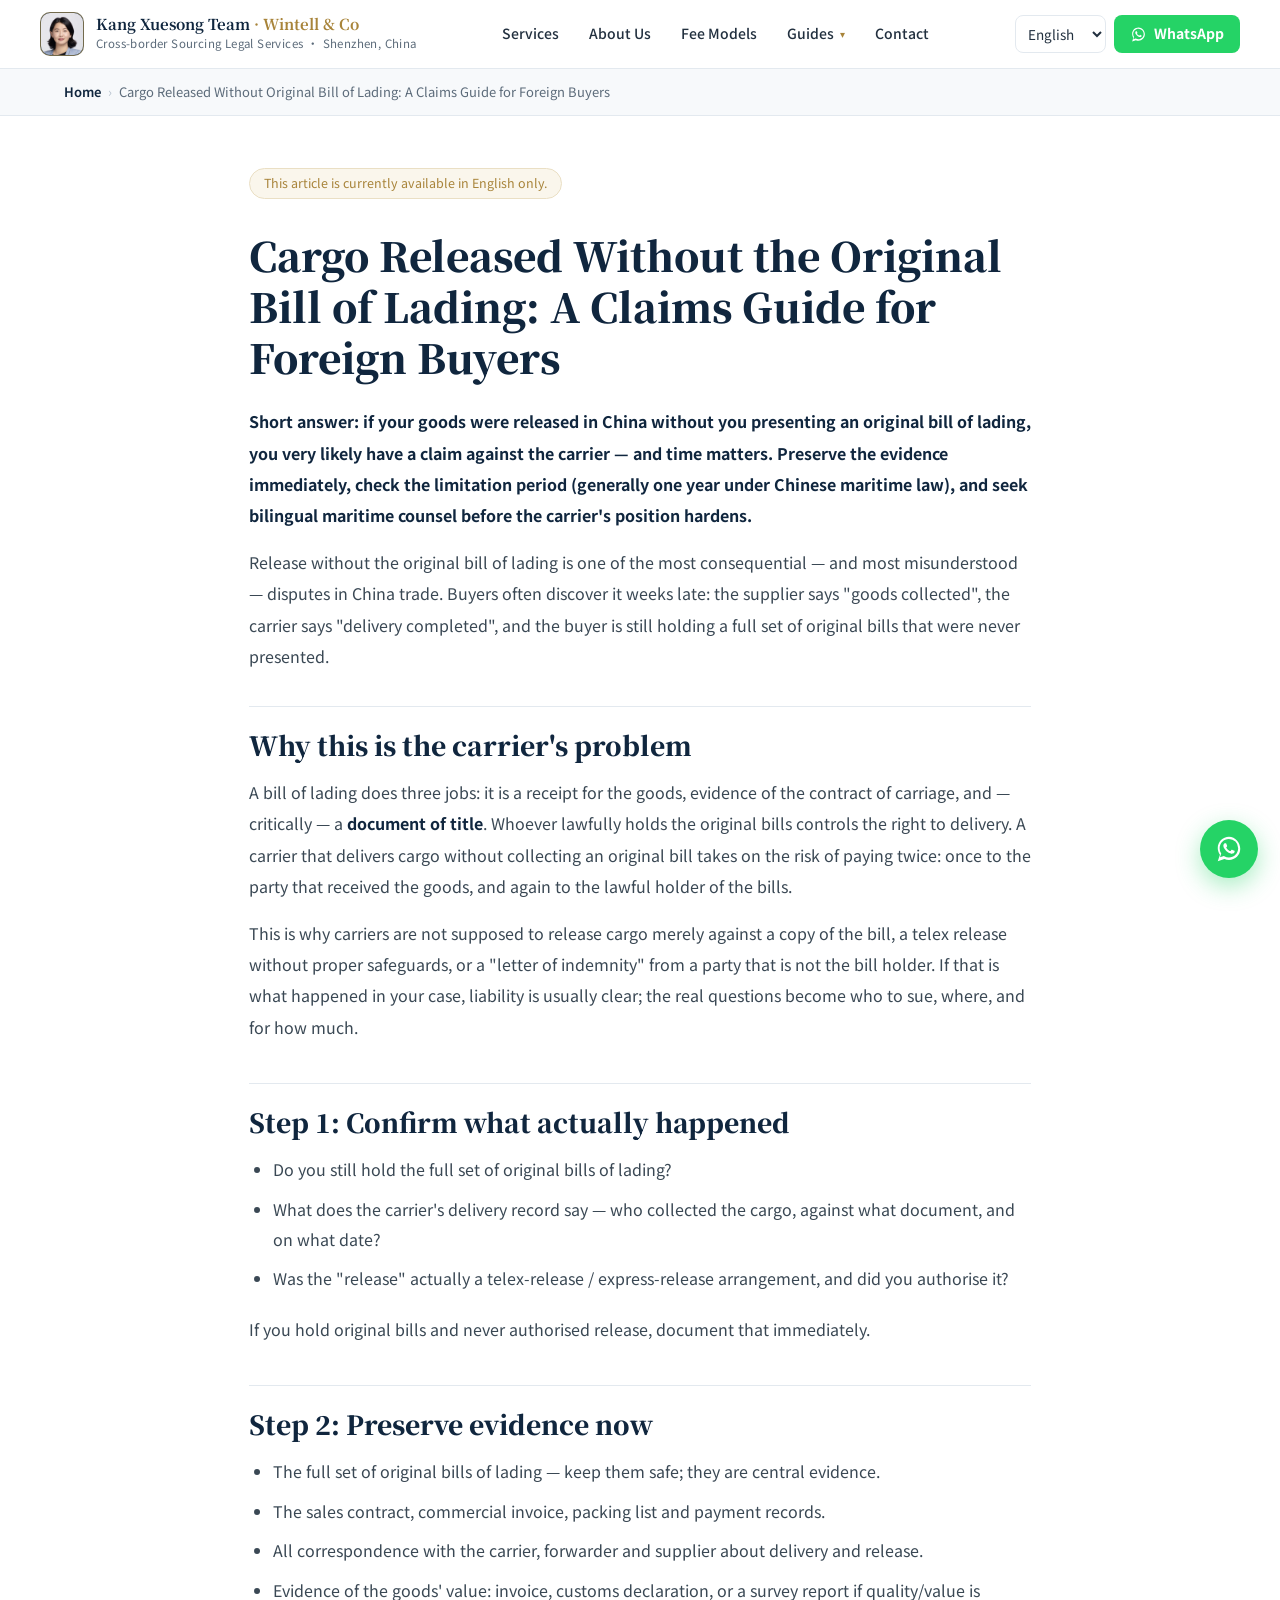
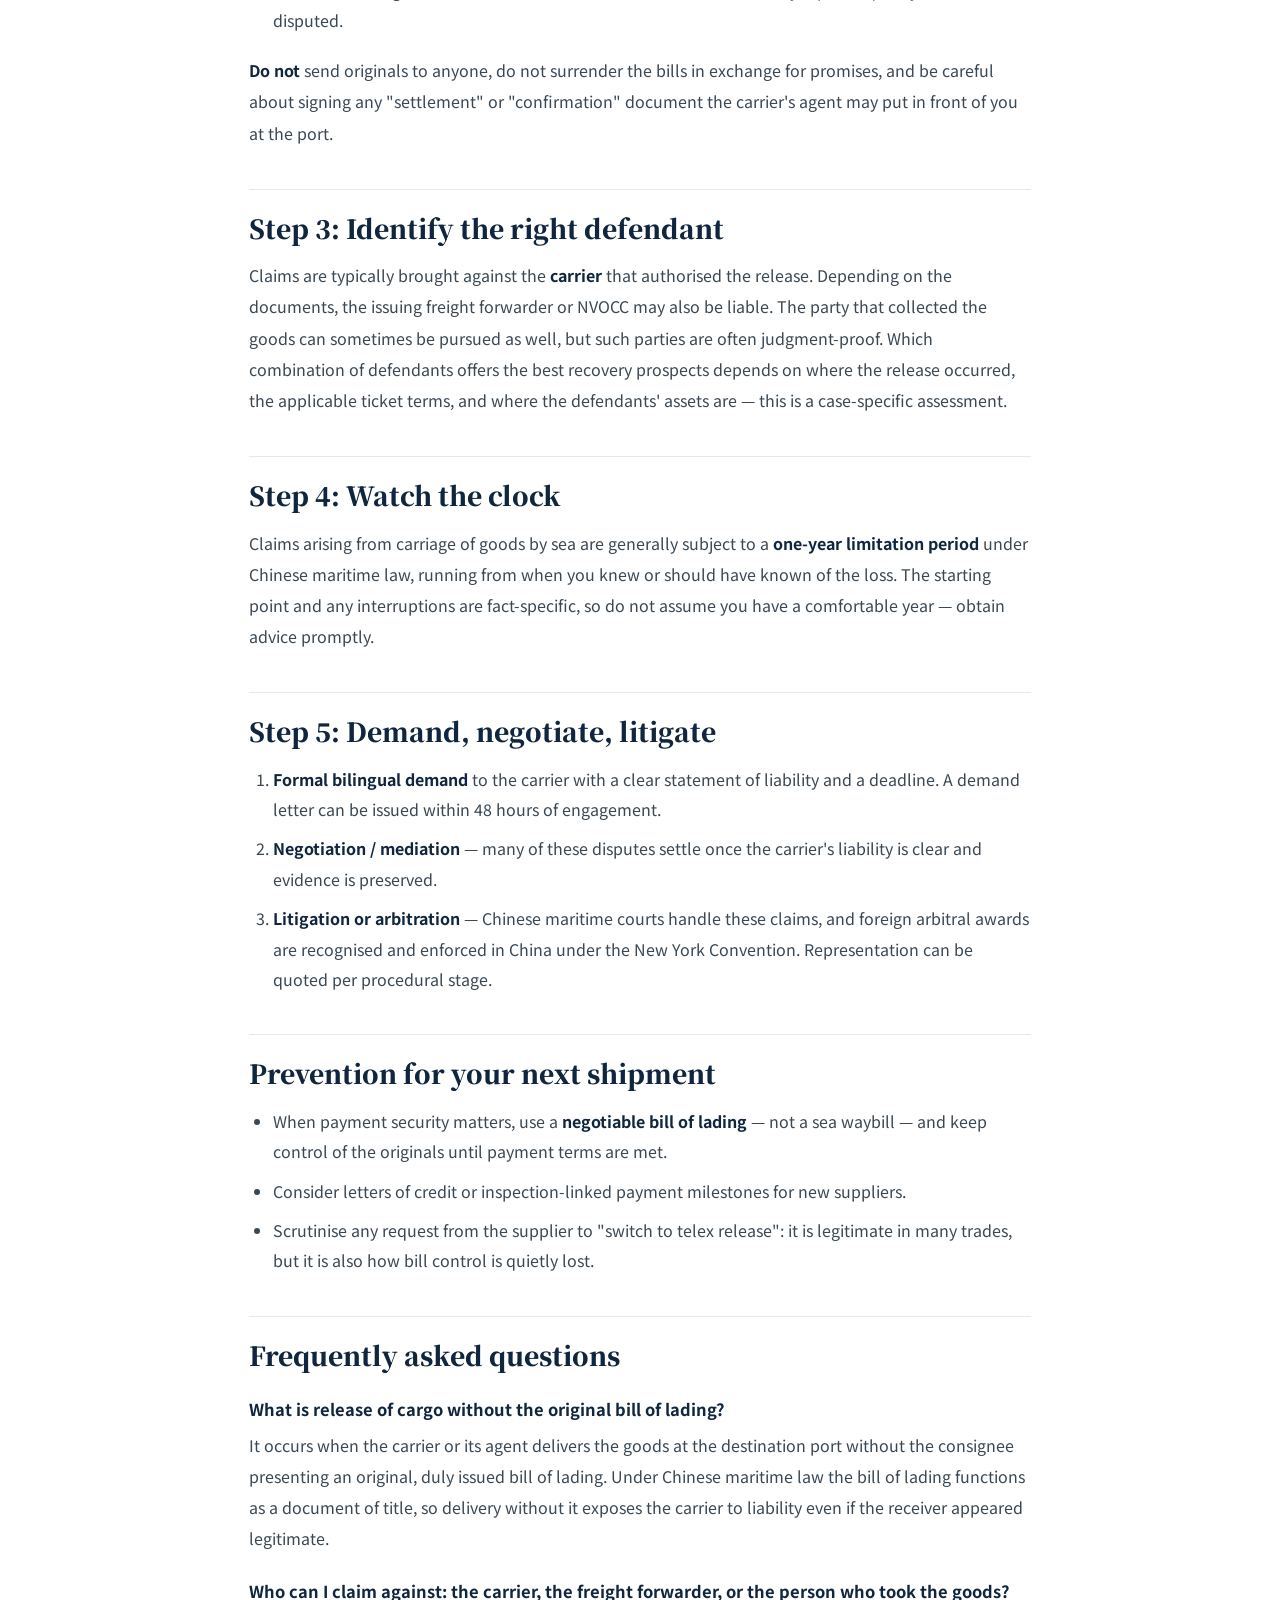
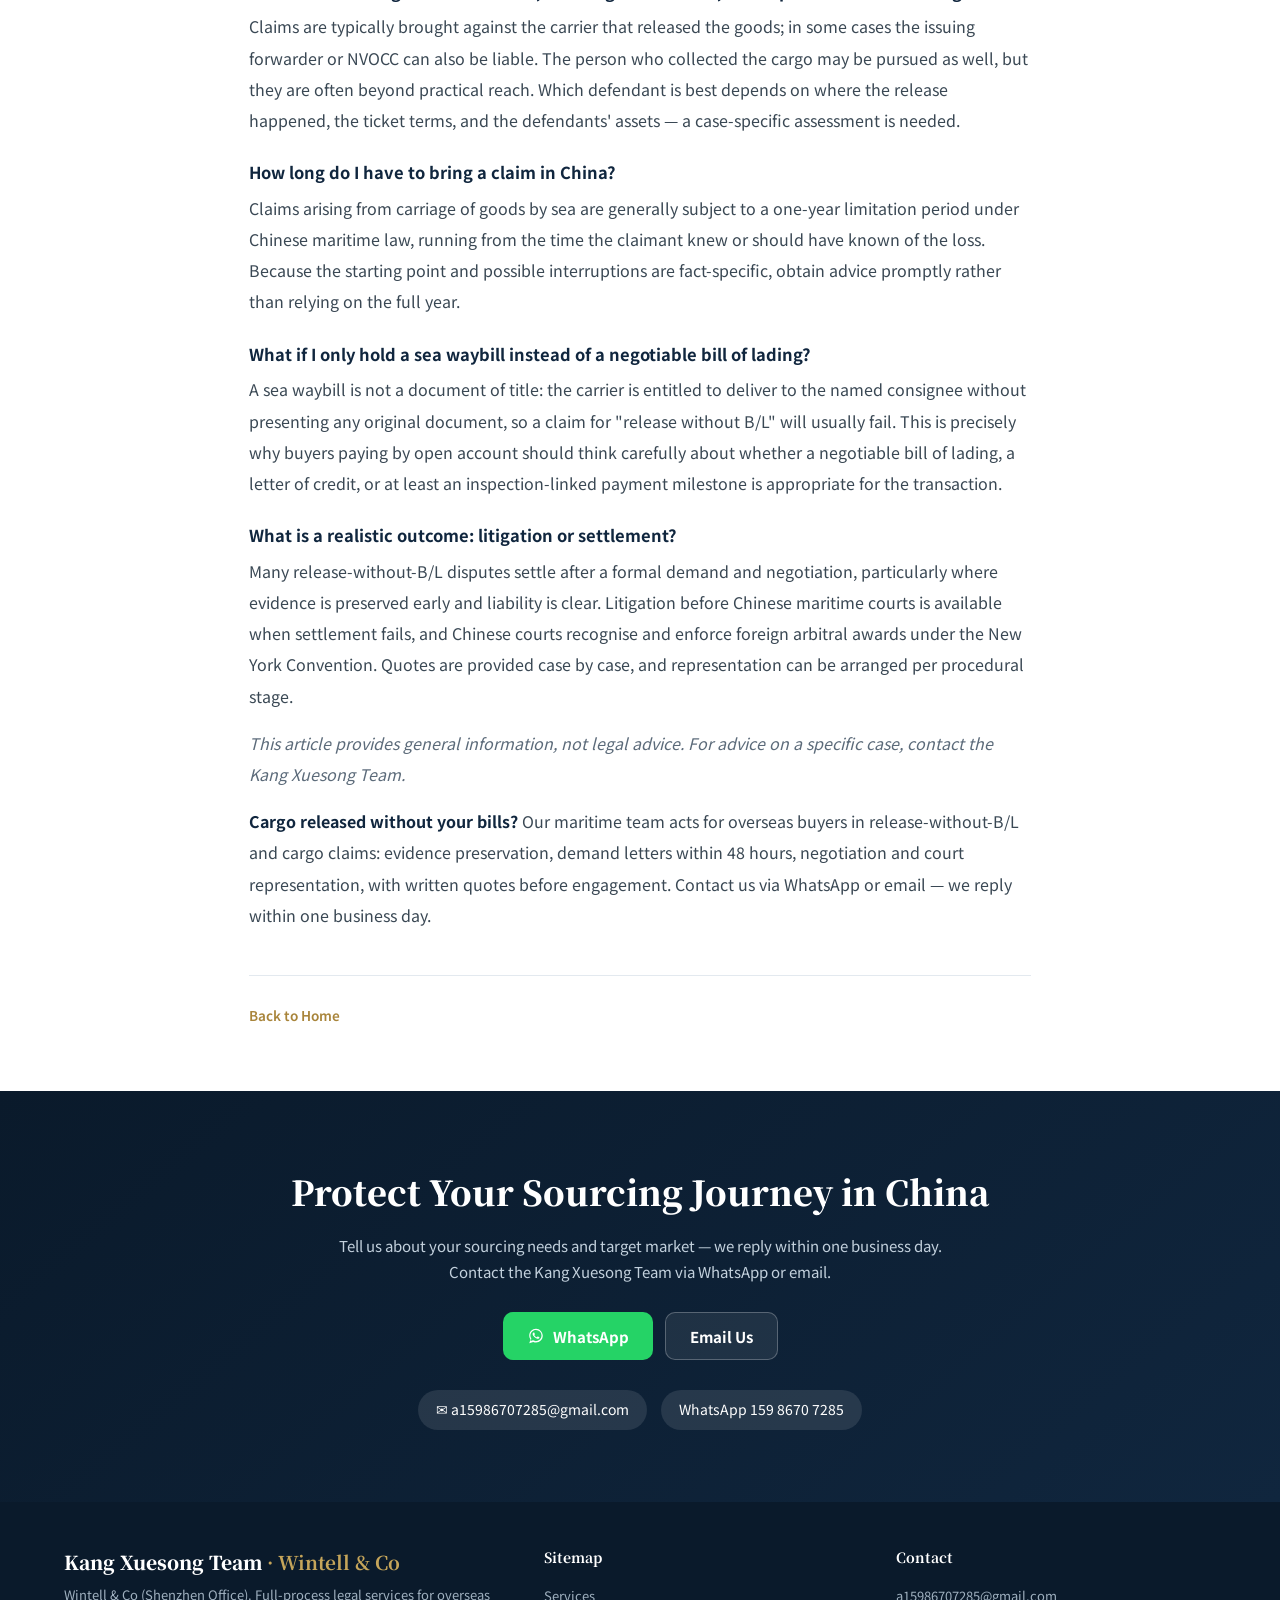
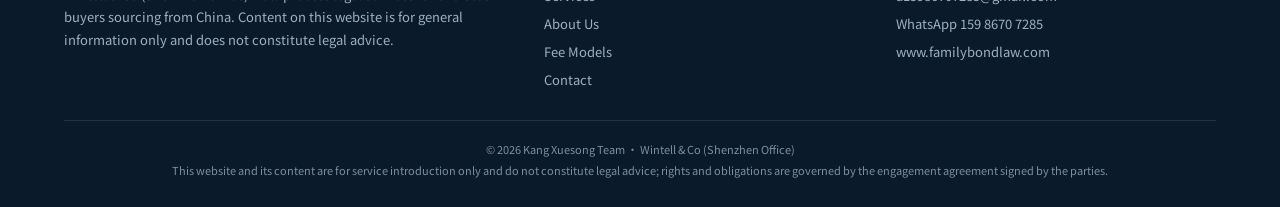
<file: cargo-released-without-bill-of-lading/index.html>
<!DOCTYPE html>
<html lang="en" dir="ltr">
<head>
<meta charset="utf-8">
<meta name="viewport" content="width=device-width, initial-scale=1, viewport-fit=cover">
<meta name="baidu-site-verification" content="codeva-jQPgo2aLy0">
<title>Cargo Released Without Original Bill of Lading: A Claims Guide for Foreign Buyers | Kang Xuesong Team</title>
<meta name="description" content="If your goods were released in China without presentation of the original bill of lading, you may have a claim against the carrier. A step-by-step guide to evidence, limitation periods and recovery.">
<link rel="canonical" href="https://www.familybondlaw.com/cargo-released-without-bill-of-lading">
<meta property="og:title" content="Cargo Released Without Original Bill of Lading: A Claims Guide for Foreign Buyers | Kang Xuesong Team">
<meta property="og:description" content="If your goods were released in China without presentation of the original bill of lading, you may have a claim against the carrier. A step-by-step guide to evidence, limitation periods and recovery.">
<meta property="og:type" content="article">
<meta property="og:url" content="https://www.familybondlaw.com/cargo-released-without-bill-of-lading">
<meta property="og:image" content="https://www.familybondlaw.com/images/lawyer-portrait.jpg">
<meta property="og:locale" content="en">
<link rel="icon" href="data:image/svg+xml,%3Csvg%20xmlns='http://www.w3.org/2000/svg'%20viewBox='0%200%20100%20100'%3E%3Ctext%20y='.9em'%20font-size='90'%3E%E2%9A%96%3C/text%3E%3C/svg%3E">
<link rel="preconnect" href="https://fonts.googleapis.com">
<link rel="preconnect" href="https://fonts.gstatic.com" crossorigin>
<link href="https://fonts.googleapis.com/css2?family=Noto+Serif+SC:wght@500;700;900&family=Noto+Sans+SC:wght@300;400;500;700&display=swap" rel="stylesheet">
<link rel="stylesheet" href="../article.css">
<script type="application/ld+json">
{
  "@context": "https://schema.org",
  "@graph": [
    {
      "@type": "Article",
      "@id": "https://www.familybondlaw.com/cargo-released-without-bill-of-lading#article",
      "headline": "Cargo Released Without Original Bill of Lading: A Claims Guide for Foreign Buyers",
      "description": "What foreign buyers can do when cargo is released in China without presentation of the original bill of lading: evidence, limitation periods, and recovery options.",
      "inLanguage": "en",
      "author": { "@id": "https://www.familybondlaw.com/#kangxuesong" },
      "publisher": { "@id": "https://www.familybondlaw.com/#firm" },
      "datePublished": "2026-10-19",
      "dateModified": "2026-10-19",
      "mainEntityOfPage": "https://www.familybondlaw.com/cargo-released-without-bill-of-lading"
    },
    {
      "@type": "FAQPage",
      "@id": "https://www.familybondlaw.com/cargo-released-without-bill-of-lading#faq",
      "mainEntity": [
        {
          "@type": "Question",
          "name": "What is release of cargo without the original bill of lading?",
          "acceptedAnswer": { "@type": "Answer", "text": "It occurs when the carrier or its agent delivers the goods at the destination port without the consignee presenting an original, duly issued bill of lading. Under Chinese maritime law the bill of lading functions as a document of title, so delivery without it exposes the carrier to liability even if the receiver appeared legitimate." }
        },
        {
          "@type": "Question",
          "name": "Who can I claim against: the carrier, the freight forwarder, or the person who took the goods?",
          "acceptedAnswer": { "@type": "Answer", "text": "Claims are typically brought against the carrier that released the goods; in some cases the issuing forwarder or NVOCC can also be liable. The person who collected the cargo may be pursued as well, but they are often beyond practical reach. Which defendant is best depends on where the release happened, the ticket terms, and the defendants' assets — a case-specific assessment is needed." }
        },
        {
          "@type": "Question",
          "name": "How long do I have to bring a claim in China?",
          "acceptedAnswer": { "@type": "Answer", "text": "Claims arising from carriage of goods by sea are generally subject to a one-year limitation period under Chinese maritime law, running from the time the claimant knew or should have known of the loss. Because the starting point and possible interruptions are fact-specific, obtain advice promptly rather than relying on the full year." }
        },
        {
          "@type": "Question",
          "name": "What if I only hold a sea waybill instead of a negotiable bill of lading?",
          "acceptedAnswer": { "@type": "Answer", "text": "A sea waybill is not a document of title: the carrier is entitled to deliver to the named consignee without presenting any original document, so a claim for 'release without B/L' will usually fail. This is precisely why buyers paying by open account should think carefully about whether a negotiable bill of lading, a letter of credit, or at least an inspection-linked payment milestone is appropriate for the transaction." }
        },
        {
          "@type": "Question",
          "name": "What is a realistic outcome: litigation or settlement?",
          "acceptedAnswer": { "@type": "Answer", "text": "Many release-without-B/L disputes settle after a formal demand and negotiation, particularly where evidence is preserved early and liability is clear. Litigation before Chinese maritime courts is available when settlement fails, and Chinese courts recognise and enforce foreign arbitral awards under the New York Convention. Quotes are provided case by case, and representation can be arranged per procedural stage." }
        }
      ]
    }
  ]
}
</script>
</head>
<body data-article-page="true">

<!-- header -->
<header>
  <div class="container nav-wrap">
    <a href="../index.html" class="brand">
      <img src="../images/lawyer-avatar.jpg" alt="康雪崧律师 Kang Xuesong" class="brand-mark">
      <div>
        <div class="brand-name" data-i18n="brandName">Kang Xuesong Team<b> · Wintell &amp; Co</b></div>
        <div class="brand-sub" data-i18n="brandSub">Cross-border Sourcing Legal Services · Shenzhen, China</div>
      </div>
    </a>
    <nav class="nav-links">
      <a href="../index.html#services" data-i18n="navServices">Services</a>
      <a href="../index.html#about" data-i18n="navAbout">About Us</a>
      <a href="../index.html#fees" data-i18n="navFees">Fee Models</a>
      <details class="nav-drop">
        <summary data-i18n="navGuides">Guides</summary>
        <div class="nav-drop-menu">
          <a href="../supplier-changed-bank-account/" data-i18n="guide1">Supplier Bank Account Scam</a>
          <a href="../cargo-released-without-bill-of-lading/" data-i18n="guide2">Cargo Released Without B/L</a>
        </div>
      </details>
      <a href="../index.html#contact" data-i18n="navContact">Contact</a>
    </nav>
    <div class="header-actions">
      <select id="languageSelect" aria-label="Language / 语言">
        <option value="zh">中文</option>
        <option value="en">English</option>
        <option value="es">Español</option>
        <option value="fr">Français</option>
        <option value="de">Deutsch</option>
        <option value="ar">العربية</option>
      </select>
      <a class="wa-chip" href="https://wa.me/8615986707285" target="_blank" rel="noreferrer">
        <svg viewBox="0 0 32 32"><path d="M16.004 3C9.384 3 4 8.384 4 15.004c0 2.65.866 5.1 2.34 7.086L4 29l7.1-2.302a11.94 11.94 0 0 0 4.9 1.038h.004C22.622 27.736 28 22.352 28 15.732 28 9.11 22.624 3 16.004 3zm0 22.12h-.003a9.9 9.9 0 0 1-5.042-1.382l-.362-.215-4.213 1.367 1.376-4.108-.235-.376a9.88 9.88 0 0 1-1.52-5.29c0-5.45 4.436-9.886 9.89-9.886a9.83 9.83 0 0 1 6.99 2.896 9.83 9.83 0 0 1 2.897 6.988c0 5.45-4.435 9.884-9.878 9.884zm5.425-7.4c-.297-.15-1.758-.867-2.03-.966-.273-.1-.472-.15-.67.148-.198.3-.768.967-.942 1.166-.174.2-.347.224-.644.075-.297-.15-1.254-.463-2.388-1.473-.882-.786-1.478-1.757-1.65-2.054-.174-.297-.02-.458.13-.606.135-.133.298-.347.447-.52.15-.174.198-.298.298-.497.1-.198.05-.372-.025-.52-.074-.15-.67-1.614-.918-2.21-.242-.58-.487-.5-.67-.51l-.57-.01c-.198 0-.52.074-.792.372-.272.297-1.04 1.016-1.04 2.478 0 1.463 1.063 2.875 1.212 3.074.15.198 2.093 3.195 5.07 4.48.708.306 1.26.49 1.692.626.71.226 1.356.194 1.867.118.57-.085 1.758-.72 2.006-1.413.248-.695.248-1.29.173-1.414-.074-.124-.272-.198-.57-.347z"/></svg>
        WhatsApp
      </a>
    </div>
  </div>
</header>

<!-- breadcrumb -->
<nav class="breadcrumb" aria-label="Breadcrumb">
  <div class="container">
    <a href="../index.html" data-i18n="bcHome">Home</a>
    <span class="sep">›</span>
    <span class="current">Cargo Released Without Original Bill of Lading: A Claims Guide for Foreign Buyers</span>
  </div>
</nav>

<main>
  <div class="article-wrap article-head">
    <p class="lang-note" data-i18n="articleEnOnly">This article is currently available in English only.</p>
  </div>
  <div class="article-wrap">
    <div class="article-lang" data-article-lang="en">
      <article>
<h1>Cargo Released Without the Original Bill of Lading: A Claims Guide for Foreign Buyers</h1>
<p><strong>Short answer: if your goods were released in China without you presenting an original bill of lading, you very likely have a claim against the carrier — and time matters. Preserve the evidence immediately, check the limitation period (generally one year under Chinese maritime law), and seek bilingual maritime counsel before the carrier's position hardens.</strong></p>
<p>Release without the original bill of lading is one of the most consequential — and most misunderstood — disputes in China trade. Buyers often discover it weeks late: the supplier says "goods collected", the carrier says "delivery completed", and the buyer is still holding a full set of original bills that were never presented.</p>
<h2>Why this is the carrier's problem</h2>
<p>A bill of lading does three jobs: it is a receipt for the goods, evidence of the contract of carriage, and — critically — a <strong>document of title</strong>. Whoever lawfully holds the original bills controls the right to delivery. A carrier that delivers cargo without collecting an original bill takes on the risk of paying twice: once to the party that received the goods, and again to the lawful holder of the bills.</p>
<p>This is why carriers are not supposed to release cargo merely against a copy of the bill, a telex release without proper safeguards, or a "letter of indemnity" from a party that is not the bill holder. If that is what happened in your case, liability is usually clear; the real questions become who to sue, where, and for how much.</p>
<h2>Step 1: Confirm what actually happened</h2>
<ul>
<li>Do you still hold the full set of original bills of lading?</li>
<li>What does the carrier's delivery record say — who collected the cargo, against what document, and on what date?</li>
<li>Was the "release" actually a telex-release / express-release arrangement, and did you authorise it?</li>
</ul>
<p>If you hold original bills and never authorised release, document that immediately.</p>
<h2>Step 2: Preserve evidence now</h2>
<ul>
<li>The full set of original bills of lading — keep them safe; they are central evidence.</li>
<li>The sales contract, commercial invoice, packing list and payment records.</li>
<li>All correspondence with the carrier, forwarder and supplier about delivery and release.</li>
<li>Evidence of the goods' value: invoice, customs declaration, or a survey report if quality/value is disputed.</li>
</ul>
<p><strong>Do not</strong> send originals to anyone, do not surrender the bills in exchange for promises, and be careful about signing any "settlement" or "confirmation" document the carrier's agent may put in front of you at the port.</p>
<h2>Step 3: Identify the right defendant</h2>
<p>Claims are typically brought against the <strong>carrier</strong> that authorised the release. Depending on the documents, the issuing freight forwarder or NVOCC may also be liable. The party that collected the goods can sometimes be pursued as well, but such parties are often judgment-proof. Which combination of defendants offers the best recovery prospects depends on where the release occurred, the applicable ticket terms, and where the defendants' assets are — this is a case-specific assessment.</p>
<h2>Step 4: Watch the clock</h2>
<p>Claims arising from carriage of goods by sea are generally subject to a <strong>one-year limitation period</strong> under Chinese maritime law, running from when you knew or should have known of the loss. The starting point and any interruptions are fact-specific, so do not assume you have a comfortable year — obtain advice promptly.</p>
<h2>Step 5: Demand, negotiate, litigate</h2>
<ol>
<li><strong>Formal bilingual demand</strong> to the carrier with a clear statement of liability and a deadline. A demand letter can be issued within 48 hours of engagement.</li>
<li><strong>Negotiation / mediation</strong> — many of these disputes settle once the carrier's liability is clear and evidence is preserved.</li>
<li><strong>Litigation or arbitration</strong> — Chinese maritime courts handle these claims, and foreign arbitral awards are recognised and enforced in China under the New York Convention. Representation can be quoted per procedural stage.</li>
</ol>
<h2>Prevention for your next shipment</h2>
<ul>
<li>When payment security matters, use a <strong>negotiable bill of lading</strong> — not a sea waybill — and keep control of the originals until payment terms are met.</li>
<li>Consider letters of credit or inspection-linked payment milestones for new suppliers.</li>
<li>Scrutinise any request from the supplier to "switch to telex release": it is legitimate in many trades, but it is also how bill control is quietly lost.</li>
</ul>
<h2>Frequently asked questions</h2>
<h3>What is release of cargo without the original bill of lading?</h3>
<p>It occurs when the carrier or its agent delivers the goods at the destination port without the consignee presenting an original, duly issued bill of lading. Under Chinese maritime law the bill of lading functions as a document of title, so delivery without it exposes the carrier to liability even if the receiver appeared legitimate.</p>
<h3>Who can I claim against: the carrier, the freight forwarder, or the person who took the goods?</h3>
<p>Claims are typically brought against the carrier that released the goods; in some cases the issuing forwarder or NVOCC can also be liable. The person who collected the cargo may be pursued as well, but they are often beyond practical reach. Which defendant is best depends on where the release happened, the ticket terms, and the defendants' assets — a case-specific assessment is needed.</p>
<h3>How long do I have to bring a claim in China?</h3>
<p>Claims arising from carriage of goods by sea are generally subject to a one-year limitation period under Chinese maritime law, running from the time the claimant knew or should have known of the loss. Because the starting point and possible interruptions are fact-specific, obtain advice promptly rather than relying on the full year.</p>
<h3>What if I only hold a sea waybill instead of a negotiable bill of lading?</h3>
<p>A sea waybill is not a document of title: the carrier is entitled to deliver to the named consignee without presenting any original document, so a claim for "release without B/L" will usually fail. This is precisely why buyers paying by open account should think carefully about whether a negotiable bill of lading, a letter of credit, or at least an inspection-linked payment milestone is appropriate for the transaction.</p>
<h3>What is a realistic outcome: litigation or settlement?</h3>
<p>Many release-without-B/L disputes settle after a formal demand and negotiation, particularly where evidence is preserved early and liability is clear. Litigation before Chinese maritime courts is available when settlement fails, and Chinese courts recognise and enforce foreign arbitral awards under the New York Convention. Quotes are provided case by case, and representation can be arranged per procedural stage.</p>
<p><em>This article provides general information, not legal advice. For advice on a specific case, contact the Kang Xuesong Team.</em></p>
<p><strong>Cargo released without your bills?</strong> Our maritime team acts for overseas buyers in release-without-B/L and cargo claims: evidence preservation, demand letters within 48 hours, negotiation and court representation, with written quotes before engagement. Contact us via WhatsApp or email — we reply within one business day.</p>
      </article>
    </div>
    <div class="article-end">
      <a class="back-home" href="../index.html" data-i18n="backHome">← Back to Home</a>
    </div>
  </div>
</main>

<!-- CTA -->
<section class="cta" id="contact">
  <div class="container">
    <h2 data-i18n="ctaTitle">Protect Your Sourcing Journey in China</h2>
    <p data-i18n="ctaSub">Tell us about your sourcing needs and target market — we reply within one business day. Contact the Kang Xuesong Team via WhatsApp or email.</p>
    <div class="cta-actions">
      <a href="https://wa.me/8615986707285?text=Hello%2C%20I%20would%20like%20to%20discuss%20legal%20support%20for%20sourcing%20from%20China." target="_blank" rel="noreferrer" class="btn btn-wa">
        <svg viewBox="0 0 32 32"><path d="M16.004 3C9.384 3 4 8.384 4 15.004c0 2.65.866 5.1 2.34 7.086L4 29l7.1-2.302a11.94 11.94 0 0 0 4.9 1.038h.004C22.622 27.736 28 22.352 28 15.732 28 9.11 22.624 3 16.004 3zm0 22.12h-.003a9.9 9.9 0 0 1-5.042-1.382l-.362-.215-4.213 1.367 1.376-4.108-.235-.376a9.88 9.88 0 0 1-1.52-5.29c0-5.45 4.436-9.886 9.89-9.886a9.83 9.83 0 0 1 6.99 2.896 9.83 9.83 0 0 1 2.897 6.988c0 5.45-4.435 9.884-9.878 9.884zm5.425-7.4c-.297-.15-1.758-.867-2.03-.966-.273-.1-.472-.15-.67.148-.198.3-.768.967-.942 1.166-.174.2-.347.224-.644.075-.297-.15-1.254-.463-2.388-1.473-.882-.786-1.478-1.757-1.65-2.054-.174-.297-.02-.458.13-.606.135-.133.298-.347.447-.52.15-.174.198-.298.298-.497.1-.198.05-.372-.025-.52-.074-.15-.67-1.614-.918-2.21-.242-.58-.487-.5-.67-.51l-.57-.01c-.198 0-.52.074-.792.372-.272.297-1.04 1.016-1.04 2.478 0 1.463 1.063 2.875 1.212 3.074.15.198 2.093 3.195 5.07 4.48.708.306 1.26.49 1.692.626.71.226 1.356.194 1.867.118.57-.085 1.758-.72 2.006-1.413.248-.695.248-1.29.173-1.414-.074-.124-.272-.198-.57-.347z"/></svg>
        WhatsApp
      </a>
      <a href="mailto:a15986707285@gmail.com" class="btn btn-ghost" data-i18n="btnEmail">Email Us</a>
    </div>
    <div class="contact-line">
      <a href="mailto:a15986707285@gmail.com">✉ a15986707285@gmail.com</a>
      <a href="https://wa.me/8615986707285" target="_blank" rel="noreferrer">WhatsApp 159 8670 7285</a>
    </div>
  </div>
</section>

<!-- footer -->
<footer>
  <div class="container">
    <div class="foot-grid">
      <div>
        <div class="foot-brand" data-i18n="footBrand">Kang Xuesong Team<b> · Wintell &amp; Co</b></div>
        <p data-i18n="footDesc">Wintell &amp; Co (Shenzhen Office). Full-process legal services for overseas buyers sourcing from China. Content on this website is for general information only and does not constitute legal advice.</p>
      </div>
      <div>
        <h5 data-i18n="footNav">Sitemap</h5>
        <ul class="foot-nav">
          <li><a href="../index.html#services" data-i18n="navServices">Services</a></li>
          <li><a href="../index.html#about" data-i18n="navAbout">About Us</a></li>
          <li><a href="../index.html#fees" data-i18n="navFees">Fee Models</a></li>
          <li><a href="../index.html#contact" data-i18n="navContact">Contact</a></li>
        </ul>
      </div>
      <div>
        <h5 data-i18n="footContact">Contact</h5>
        <ul>
          <li><a href="mailto:a15986707285@gmail.com">a15986707285@gmail.com</a></li>
          <li><a href="https://wa.me/8615986707285" target="_blank" rel="noreferrer">WhatsApp 159 8670 7285</a></li>
          <li><a href="https://www.familybondlaw.com">www.familybondlaw.com</a></li>
        </ul>
      </div>
    </div>
    <div class="foot-note">
      <p>© <span id="year">2026</span> <span data-i18n="footCopy">Kang Xuesong Team · Wintell &amp; Co (Shenzhen Office)</span></p>
      <p data-i18n="footDisclaimer">This website and its content are for service introduction only and do not constitute legal advice; rights and obligations are governed by the engagement agreement signed by the parties.</p>
    </div>
  </div>
</footer>

<a class="wa-float" href="https://wa.me/8615986707285" target="_blank" rel="noreferrer" aria-label="WhatsApp">
  <svg viewBox="0 0 32 32"><path d="M16.004 3C9.384 3 4 8.384 4 15.004c0 2.65.866 5.1 2.34 7.086L4 29l7.1-2.302a11.94 11.94 0 0 0 4.9 1.038h.004C22.622 27.736 28 22.352 28 15.732 28 9.11 22.624 3 16.004 3zm0 22.12h-.003a9.9 9.9 0 0 1-5.042-1.382l-.362-.215-4.213 1.367 1.376-4.108-.235-.376a9.88 9.88 0 0 1-1.52-5.29c0-5.45 4.436-9.886 9.89-9.886a9.83 9.83 0 0 1 6.99 2.896 9.83 9.83 0 0 1 2.897 6.988c0 5.45-4.435 9.884-9.878 9.884zm5.425-7.4c-.297-.15-1.758-.867-2.03-.966-.273-.1-.472-.15-.67.148-.198.3-.768.967-.942 1.166-.174.2-.347.224-.644.075-.297-.15-1.254-.463-2.388-1.473-.882-.786-1.478-1.757-1.65-2.054-.174-.297-.02-.458.13-.606.135-.133.298-.347.447-.52.15-.174.198-.298.298-.497.1-.198.05-.372-.025-.52-.074-.15-.67-1.614-.918-2.21-.242-.58-.487-.5-.67-.51l-.57-.01c-.198 0-.52.074-.792.372-.272.297-1.04 1.016-1.04 2.478 0 1.463 1.063 2.875 1.212 3.074.15.198 2.093 3.195 5.07 4.48.708.306 1.26.49 1.692.626.71.226 1.356.194 1.867.118.57-.085 1.758-.72 2.006-1.413.248-.695.248-1.29.173-1.414-.074-.124-.272-.198-.57-.347z"/></svg>
</a>
<button class="to-top" id="toTop" aria-label="Top">↑</button>

<script src="../app.js"></script>
</body>
</html>
</file>
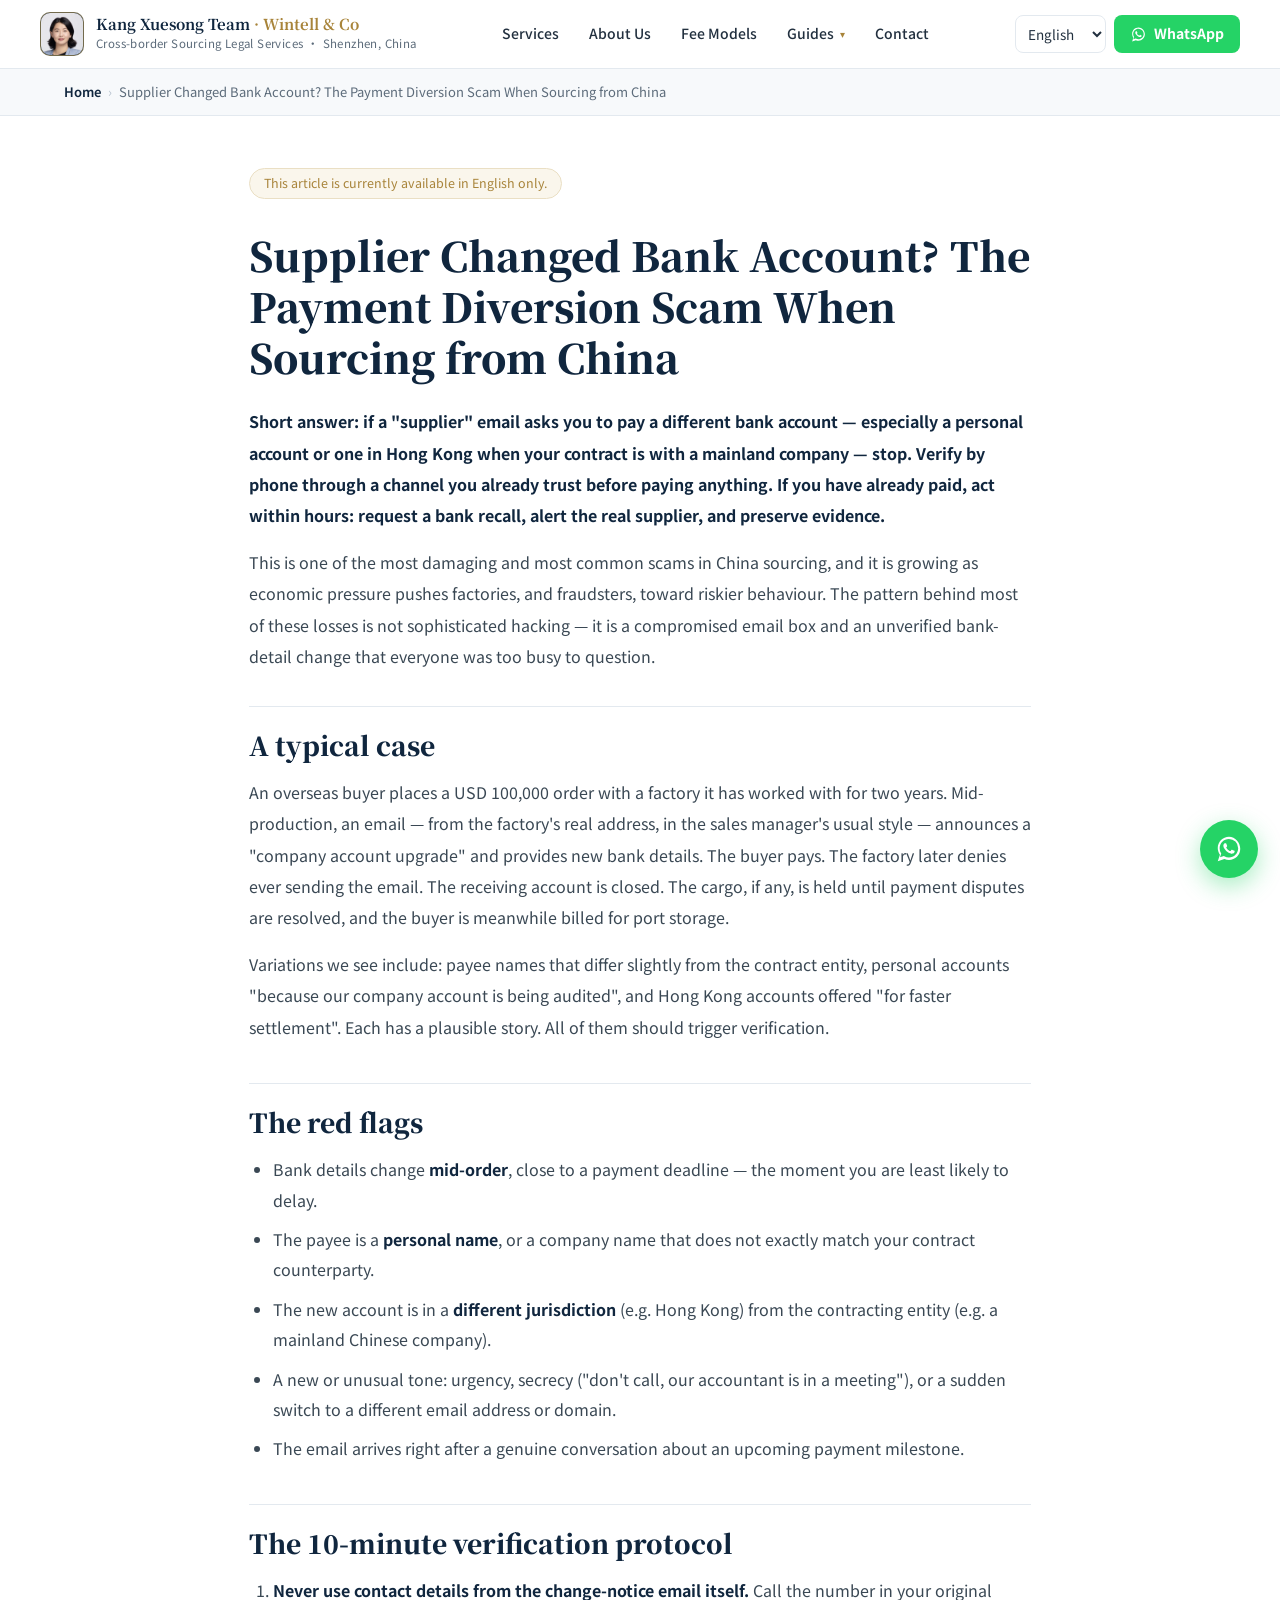
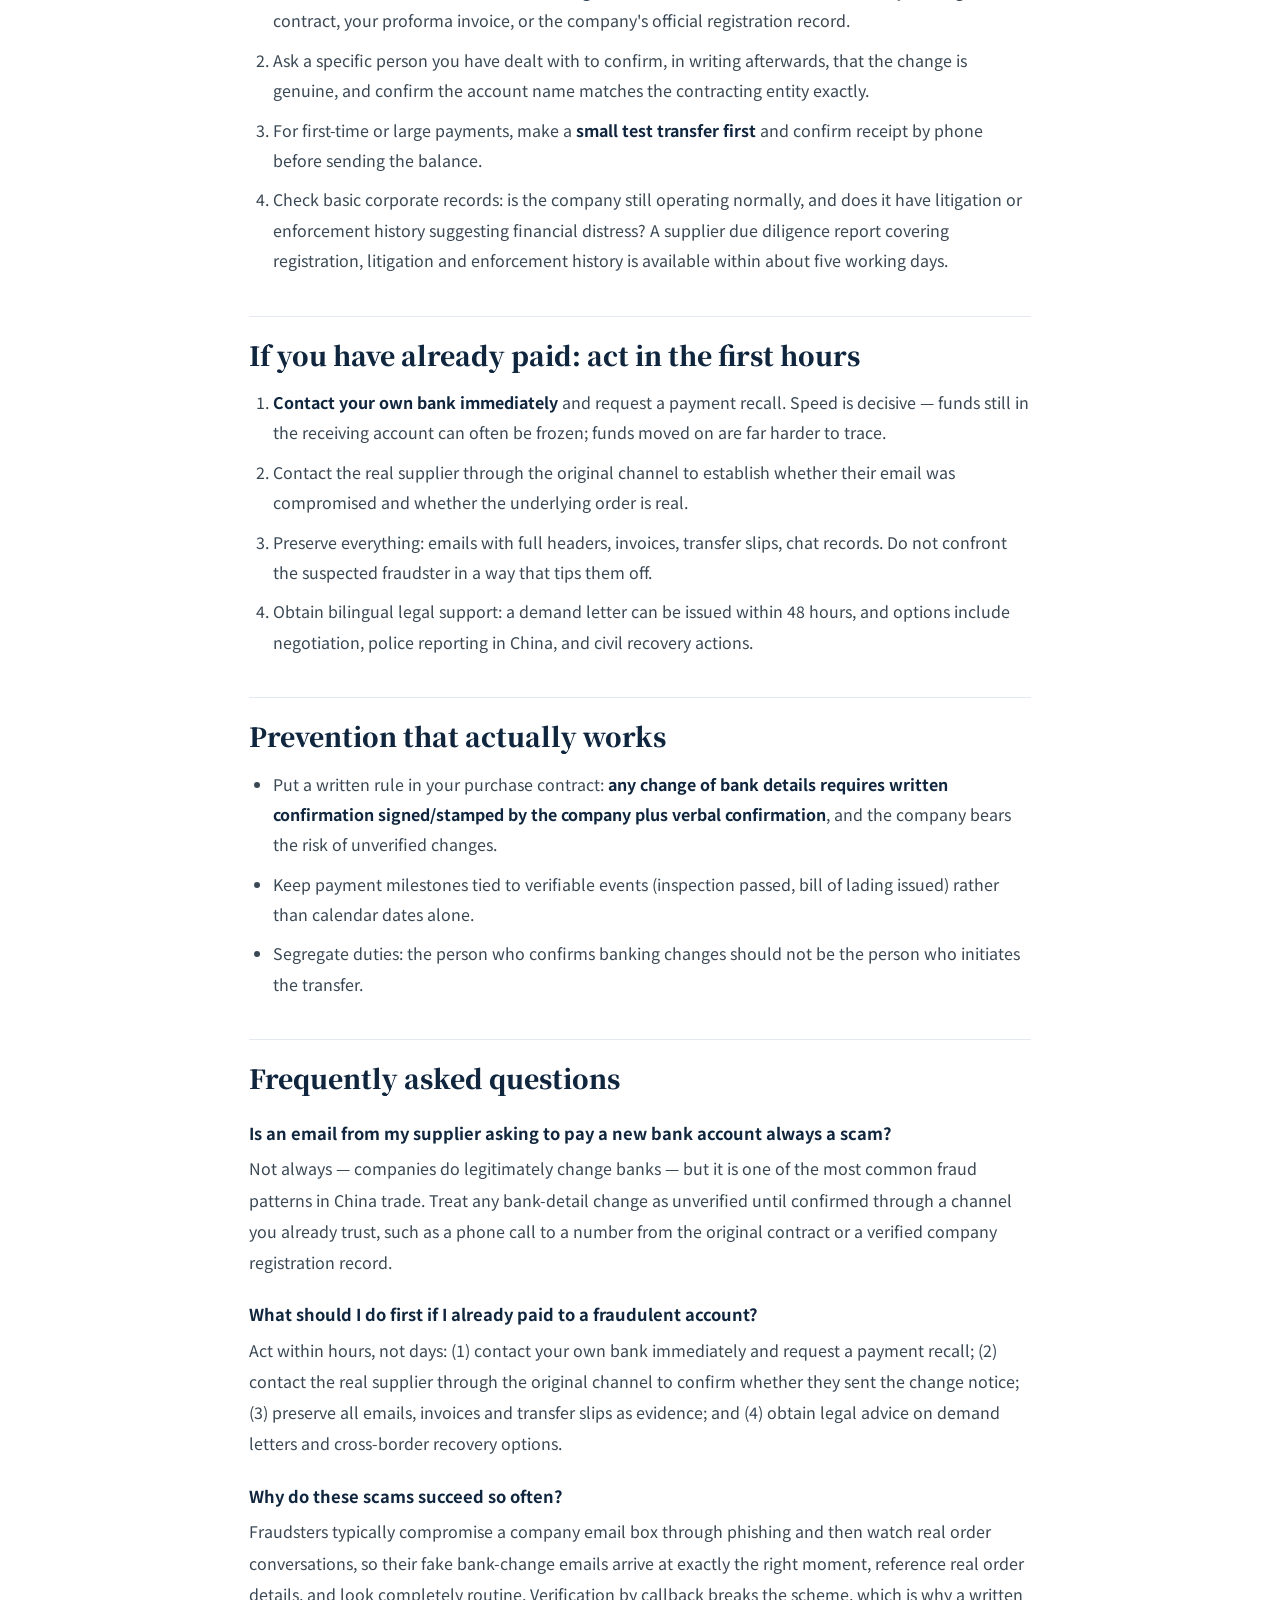
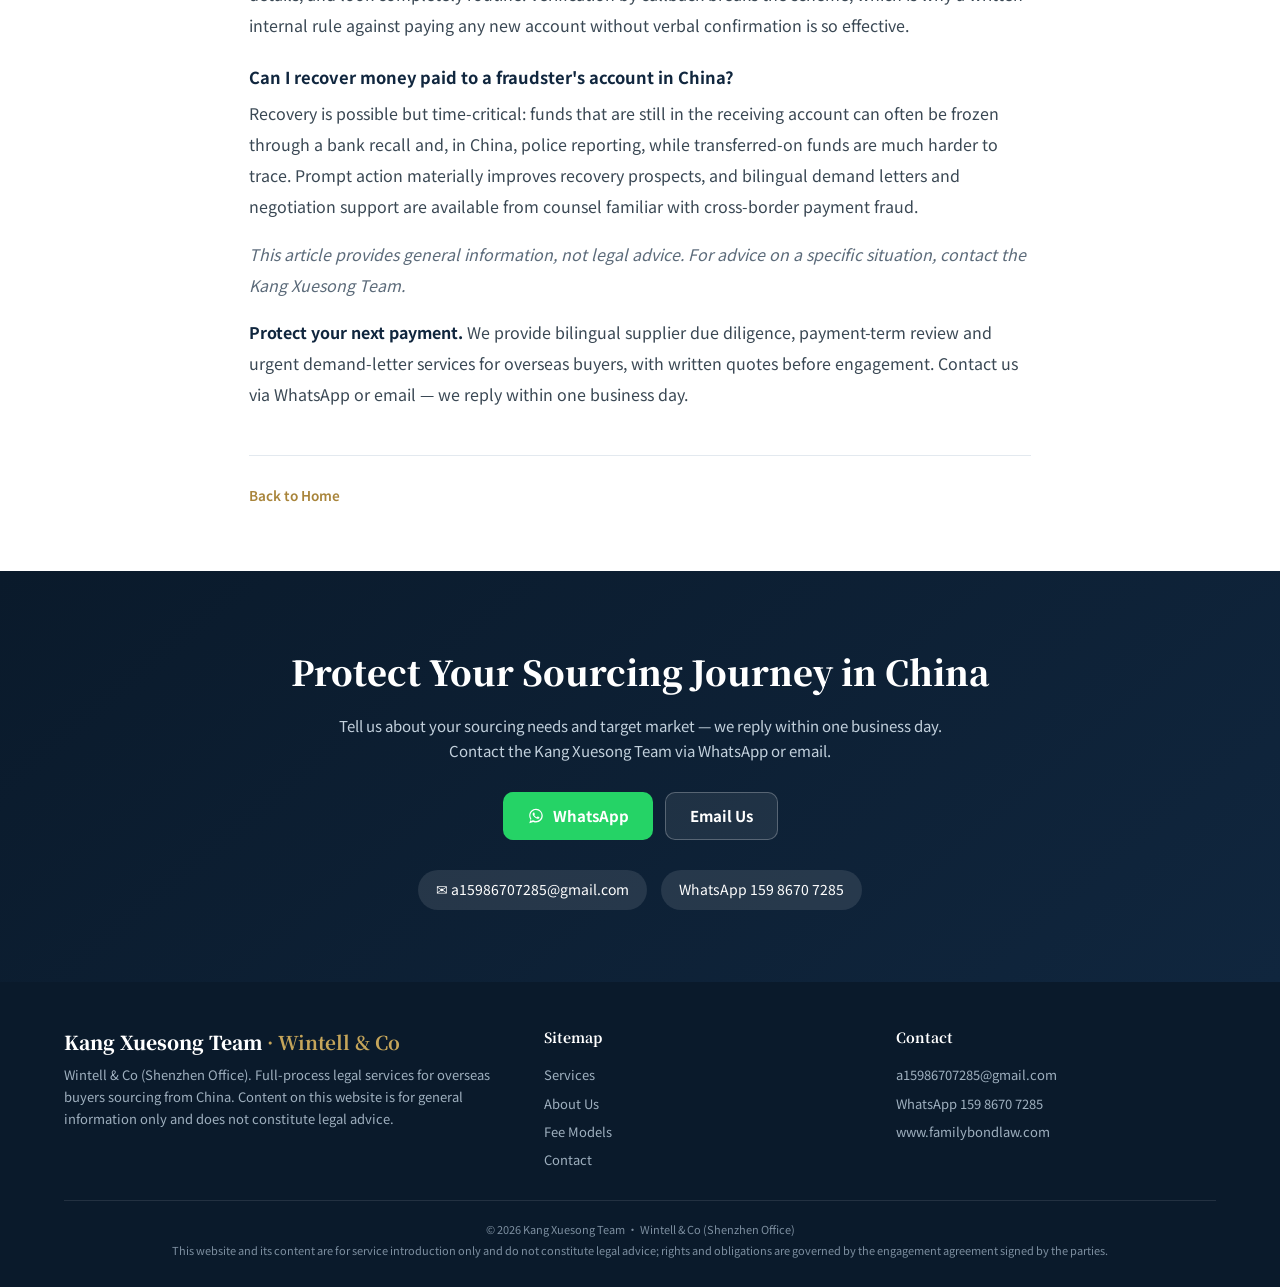
<file: supplier-changed-bank-account/index.html>
<!DOCTYPE html>
<html lang="en" dir="ltr">
<head>
<meta charset="utf-8">
<meta name="viewport" content="width=device-width, initial-scale=1, viewport-fit=cover">
<meta name="baidu-site-verification" content="codeva-jQPgo2aLy0">
<title>Supplier Changed Bank Account? The Payment Diversion Scam When Sourcing from China | Kang Xuesong Team</title>
<meta name="description" content="A &quot;supplier&quot; email asking you to pay a new bank account is one of the most common scams in China sourcing. Learn the red flags, the 10-minute verification protocol, and what to do if you already paid.">
<link rel="canonical" href="https://www.familybondlaw.com/supplier-changed-bank-account">
<meta property="og:title" content="Supplier Changed Bank Account? The Payment Diversion Scam When Sourcing from China | Kang Xuesong Team">
<meta property="og:description" content="A &quot;supplier&quot; email asking you to pay a new bank account is one of the most common scams in China sourcing. Learn the red flags, the 10-minute verification protocol, and what to do if you already paid.">
<meta property="og:type" content="article">
<meta property="og:url" content="https://www.familybondlaw.com/supplier-changed-bank-account">
<meta property="og:image" content="https://www.familybondlaw.com/images/lawyer-portrait.jpg">
<meta property="og:locale" content="en">
<link rel="icon" href="data:image/svg+xml,%3Csvg%20xmlns='http://www.w3.org/2000/svg'%20viewBox='0%200%20100%20100'%3E%3Ctext%20y='.9em'%20font-size='90'%3E%E2%9A%96%3C/text%3E%3C/svg%3E">
<link rel="preconnect" href="https://fonts.googleapis.com">
<link rel="preconnect" href="https://fonts.gstatic.com" crossorigin>
<link href="https://fonts.googleapis.com/css2?family=Noto+Serif+SC:wght@500;700;900&family=Noto+Sans+SC:wght@300;400;500;700&display=swap" rel="stylesheet">
<link rel="stylesheet" href="../article.css">
<script type="application/ld+json">
{
  "@context": "https://schema.org",
  "@graph": [
    {
      "@type": "Article",
      "@id": "https://www.familybondlaw.com/supplier-changed-bank-account#article",
      "headline": "Supplier Changed Bank Account? The Payment Diversion Scam When Sourcing from China",
      "description": "How to spot and prevent payment diversion scams in China sourcing, and what to do if you have already paid.",
      "inLanguage": "en",
      "author": { "@id": "https://www.familybondlaw.com/#kangxuesong" },
      "publisher": { "@id": "https://www.familybondlaw.com/#firm" },
      "datePublished": "2026-10-19",
      "dateModified": "2026-10-19",
      "mainEntityOfPage": "https://www.familybondlaw.com/supplier-changed-bank-account"
    },
    {
      "@type": "FAQPage",
      "@id": "https://www.familybondlaw.com/supplier-changed-bank-account#faq",
      "mainEntity": [
        {
          "@type": "Question",
          "name": "Is an email from my supplier asking to pay a new bank account always a scam?",
          "acceptedAnswer": { "@type": "Answer", "text": "Not always — companies do legitimately change banks — but it is one of the most common fraud patterns in China trade. Treat any bank-detail change as unverified until confirmed through a channel you already trust, such as a phone call to a number from the original contract or a verified company registration record." }
        },
        {
          "@type": "Question",
          "name": "What should I do first if I already paid to a fraudulent account?",
          "acceptedAnswer": { "@type": "Answer", "text": "Act within hours, not days: (1) contact your own bank immediately and request a payment recall; (2) contact the real supplier through the original channel to confirm whether they sent the change notice; (3) preserve all emails, invoices and transfer slips as evidence; and (4) obtain legal advice on demand letters and cross-border recovery options." }
        },
        {
          "@type": "Question",
          "name": "Why do these scams succeed so often?",
          "acceptedAnswer": { "@type": "Answer", "text": "Fraudsters typically compromise a company email box through phishing and then watch real order conversations, so their fake bank-change emails arrive at exactly the right moment, reference real order details, and look completely routine. Verification by callback breaks the scheme, which is why a written internal rule against paying any new account without verbal confirmation is so effective." }
        },
        {
          "@type": "Question",
          "name": "Can I recover money paid to a fraudster's account in China?",
          "acceptedAnswer": { "@type": "Answer", "text": "Recovery is possible but time-critical: funds that are still in the receiving account can often be frozen through a bank recall and, in China, police reporting, while transferred-on funds are much harder to trace. Prompt action materially improves recovery prospects, and bilingual demand letters and negotiation support are available from counsel familiar with cross-border payment fraud." }
        }
      ]
    }
  ]
}
</script>
</head>
<body data-article-page="true">

<!-- header -->
<header>
  <div class="container nav-wrap">
    <a href="../index.html" class="brand">
      <img src="../images/lawyer-avatar.jpg" alt="康雪崧律师 Kang Xuesong" class="brand-mark">
      <div>
        <div class="brand-name" data-i18n="brandName">Kang Xuesong Team<b> · Wintell &amp; Co</b></div>
        <div class="brand-sub" data-i18n="brandSub">Cross-border Sourcing Legal Services · Shenzhen, China</div>
      </div>
    </a>
    <nav class="nav-links">
      <a href="../index.html#services" data-i18n="navServices">Services</a>
      <a href="../index.html#about" data-i18n="navAbout">About Us</a>
      <a href="../index.html#fees" data-i18n="navFees">Fee Models</a>
      <details class="nav-drop">
        <summary data-i18n="navGuides">Guides</summary>
        <div class="nav-drop-menu">
          <a href="../supplier-changed-bank-account/" data-i18n="guide1">Supplier Bank Account Scam</a>
          <a href="../cargo-released-without-bill-of-lading/" data-i18n="guide2">Cargo Released Without B/L</a>
        </div>
      </details>
      <a href="../index.html#contact" data-i18n="navContact">Contact</a>
    </nav>
    <div class="header-actions">
      <select id="languageSelect" aria-label="Language / 语言">
        <option value="zh">中文</option>
        <option value="en">English</option>
        <option value="es">Español</option>
        <option value="fr">Français</option>
        <option value="de">Deutsch</option>
        <option value="ar">العربية</option>
      </select>
      <a class="wa-chip" href="https://wa.me/8615986707285" target="_blank" rel="noreferrer">
        <svg viewBox="0 0 32 32"><path d="M16.004 3C9.384 3 4 8.384 4 15.004c0 2.65.866 5.1 2.34 7.086L4 29l7.1-2.302a11.94 11.94 0 0 0 4.9 1.038h.004C22.622 27.736 28 22.352 28 15.732 28 9.11 22.624 3 16.004 3zm0 22.12h-.003a9.9 9.9 0 0 1-5.042-1.382l-.362-.215-4.213 1.367 1.376-4.108-.235-.376a9.88 9.88 0 0 1-1.52-5.29c0-5.45 4.436-9.886 9.89-9.886a9.83 9.83 0 0 1 6.99 2.896 9.83 9.83 0 0 1 2.897 6.988c0 5.45-4.435 9.884-9.878 9.884zm5.425-7.4c-.297-.15-1.758-.867-2.03-.966-.273-.1-.472-.15-.67.148-.198.3-.768.967-.942 1.166-.174.2-.347.224-.644.075-.297-.15-1.254-.463-2.388-1.473-.882-.786-1.478-1.757-1.65-2.054-.174-.297-.02-.458.13-.606.135-.133.298-.347.447-.52.15-.174.198-.298.298-.497.1-.198.05-.372-.025-.52-.074-.15-.67-1.614-.918-2.21-.242-.58-.487-.5-.67-.51l-.57-.01c-.198 0-.52.074-.792.372-.272.297-1.04 1.016-1.04 2.478 0 1.463 1.063 2.875 1.212 3.074.15.198 2.093 3.195 5.07 4.48.708.306 1.26.49 1.692.626.71.226 1.356.194 1.867.118.57-.085 1.758-.72 2.006-1.413.248-.695.248-1.29.173-1.414-.074-.124-.272-.198-.57-.347z"/></svg>
        WhatsApp
      </a>
    </div>
  </div>
</header>

<!-- breadcrumb -->
<nav class="breadcrumb" aria-label="Breadcrumb">
  <div class="container">
    <a href="../index.html" data-i18n="bcHome">Home</a>
    <span class="sep">›</span>
    <span class="current">Supplier Changed Bank Account? The Payment Diversion Scam When Sourcing from China</span>
  </div>
</nav>

<main>
  <div class="article-wrap article-head">
    <p class="lang-note" data-i18n="articleEnOnly">This article is currently available in English only.</p>
  </div>
  <div class="article-wrap">
    <div class="article-lang" data-article-lang="en">
      <article>
<h1>Supplier Changed Bank Account? The Payment Diversion Scam When Sourcing from China</h1>
<p><strong>Short answer: if a "supplier" email asks you to pay a different bank account — especially a personal account or one in Hong Kong when your contract is with a mainland company — stop. Verify by phone through a channel you already trust before paying anything. If you have already paid, act within hours: request a bank recall, alert the real supplier, and preserve evidence.</strong></p>
<p>This is one of the most damaging and most common scams in China sourcing, and it is growing as economic pressure pushes factories, and fraudsters, toward riskier behaviour. The pattern behind most of these losses is not sophisticated hacking — it is a compromised email box and an unverified bank-detail change that everyone was too busy to question.</p>
<h2>A typical case</h2>
<p>An overseas buyer places a USD 100,000 order with a factory it has worked with for two years. Mid-production, an email — from the factory's real address, in the sales manager's usual style — announces a "company account upgrade" and provides new bank details. The buyer pays. The factory later denies ever sending the email. The receiving account is closed. The cargo, if any, is held until payment disputes are resolved, and the buyer is meanwhile billed for port storage.</p>
<p>Variations we see include: payee names that differ slightly from the contract entity, personal accounts "because our company account is being audited", and Hong Kong accounts offered "for faster settlement". Each has a plausible story. All of them should trigger verification.</p>
<h2>The red flags</h2>
<ul>
<li>Bank details change <strong>mid-order</strong>, close to a payment deadline — the moment you are least likely to delay.</li>
<li>The payee is a <strong>personal name</strong>, or a company name that does not exactly match your contract counterparty.</li>
<li>The new account is in a <strong>different jurisdiction</strong> (e.g. Hong Kong) from the contracting entity (e.g. a mainland Chinese company).</li>
<li>A new or unusual tone: urgency, secrecy ("don't call, our accountant is in a meeting"), or a sudden switch to a different email address or domain.</li>
<li>The email arrives right after a genuine conversation about an upcoming payment milestone.</li>
</ul>
<h2>The 10-minute verification protocol</h2>
<ol>
<li><strong>Never use contact details from the change-notice email itself.</strong> Call the number in your original contract, your proforma invoice, or the company's official registration record.</li>
<li>Ask a specific person you have dealt with to confirm, in writing afterwards, that the change is genuine, and confirm the account name matches the contracting entity exactly.</li>
<li>For first-time or large payments, make a <strong>small test transfer first</strong> and confirm receipt by phone before sending the balance.</li>
<li>Check basic corporate records: is the company still operating normally, and does it have litigation or enforcement history suggesting financial distress? A supplier due diligence report covering registration, litigation and enforcement history is available within about five working days.</li>
</ol>
<h2>If you have already paid: act in the first hours</h2>
<ol>
<li><strong>Contact your own bank immediately</strong> and request a payment recall. Speed is decisive — funds still in the receiving account can often be frozen; funds moved on are far harder to trace.</li>
<li>Contact the real supplier through the original channel to establish whether their email was compromised and whether the underlying order is real.</li>
<li>Preserve everything: emails with full headers, invoices, transfer slips, chat records. Do not confront the suspected fraudster in a way that tips them off.</li>
<li>Obtain bilingual legal support: a demand letter can be issued within 48 hours, and options include negotiation, police reporting in China, and civil recovery actions.</li>
</ol>
<h2>Prevention that actually works</h2>
<ul>
<li>Put a written rule in your purchase contract: <strong>any change of bank details requires written confirmation signed/stamped by the company plus verbal confirmation</strong>, and the company bears the risk of unverified changes.</li>
<li>Keep payment milestones tied to verifiable events (inspection passed, bill of lading issued) rather than calendar dates alone.</li>
<li>Segregate duties: the person who confirms banking changes should not be the person who initiates the transfer.</li>
</ul>
<h2>Frequently asked questions</h2>
<h3>Is an email from my supplier asking to pay a new bank account always a scam?</h3>
<p>Not always — companies do legitimately change banks — but it is one of the most common fraud patterns in China trade. Treat any bank-detail change as unverified until confirmed through a channel you already trust, such as a phone call to a number from the original contract or a verified company registration record.</p>
<h3>What should I do first if I already paid to a fraudulent account?</h3>
<p>Act within hours, not days: (1) contact your own bank immediately and request a payment recall; (2) contact the real supplier through the original channel to confirm whether they sent the change notice; (3) preserve all emails, invoices and transfer slips as evidence; and (4) obtain legal advice on demand letters and cross-border recovery options.</p>
<h3>Why do these scams succeed so often?</h3>
<p>Fraudsters typically compromise a company email box through phishing and then watch real order conversations, so their fake bank-change emails arrive at exactly the right moment, reference real order details, and look completely routine. Verification by callback breaks the scheme, which is why a written internal rule against paying any new account without verbal confirmation is so effective.</p>
<h3>Can I recover money paid to a fraudster's account in China?</h3>
<p>Recovery is possible but time-critical: funds that are still in the receiving account can often be frozen through a bank recall and, in China, police reporting, while transferred-on funds are much harder to trace. Prompt action materially improves recovery prospects, and bilingual demand letters and negotiation support are available from counsel familiar with cross-border payment fraud.</p>
<p><em>This article provides general information, not legal advice. For advice on a specific situation, contact the Kang Xuesong Team.</em></p>
<p><strong>Protect your next payment.</strong> We provide bilingual supplier due diligence, payment-term review and urgent demand-letter services for overseas buyers, with written quotes before engagement. Contact us via WhatsApp or email — we reply within one business day.</p>
      </article>
    </div>
    <div class="article-end">
      <a class="back-home" href="../index.html" data-i18n="backHome">← Back to Home</a>
    </div>
  </div>
</main>

<!-- CTA -->
<section class="cta" id="contact">
  <div class="container">
    <h2 data-i18n="ctaTitle">Protect Your Sourcing Journey in China</h2>
    <p data-i18n="ctaSub">Tell us about your sourcing needs and target market — we reply within one business day. Contact the Kang Xuesong Team via WhatsApp or email.</p>
    <div class="cta-actions">
      <a href="https://wa.me/8615986707285?text=Hello%2C%20I%20would%20like%20to%20discuss%20legal%20support%20for%20sourcing%20from%20China." target="_blank" rel="noreferrer" class="btn btn-wa">
        <svg viewBox="0 0 32 32"><path d="M16.004 3C9.384 3 4 8.384 4 15.004c0 2.65.866 5.1 2.34 7.086L4 29l7.1-2.302a11.94 11.94 0 0 0 4.9 1.038h.004C22.622 27.736 28 22.352 28 15.732 28 9.11 22.624 3 16.004 3zm0 22.12h-.003a9.9 9.9 0 0 1-5.042-1.382l-.362-.215-4.213 1.367 1.376-4.108-.235-.376a9.88 9.88 0 0 1-1.52-5.29c0-5.45 4.436-9.886 9.89-9.886a9.83 9.83 0 0 1 6.99 2.896 9.83 9.83 0 0 1 2.897 6.988c0 5.45-4.435 9.884-9.878 9.884zm5.425-7.4c-.297-.15-1.758-.867-2.03-.966-.273-.1-.472-.15-.67.148-.198.3-.768.967-.942 1.166-.174.2-.347.224-.644.075-.297-.15-1.254-.463-2.388-1.473-.882-.786-1.478-1.757-1.65-2.054-.174-.297-.02-.458.13-.606.135-.133.298-.347.447-.52.15-.174.198-.298.298-.497.1-.198.05-.372-.025-.52-.074-.15-.67-1.614-.918-2.21-.242-.58-.487-.5-.67-.51l-.57-.01c-.198 0-.52.074-.792.372-.272.297-1.04 1.016-1.04 2.478 0 1.463 1.063 2.875 1.212 3.074.15.198 2.093 3.195 5.07 4.48.708.306 1.26.49 1.692.626.71.226 1.356.194 1.867.118.57-.085 1.758-.72 2.006-1.413.248-.695.248-1.29.173-1.414-.074-.124-.272-.198-.57-.347z"/></svg>
        WhatsApp
      </a>
      <a href="mailto:a15986707285@gmail.com" class="btn btn-ghost" data-i18n="btnEmail">Email Us</a>
    </div>
    <div class="contact-line">
      <a href="mailto:a15986707285@gmail.com">✉ a15986707285@gmail.com</a>
      <a href="https://wa.me/8615986707285" target="_blank" rel="noreferrer">WhatsApp 159 8670 7285</a>
    </div>
  </div>
</section>

<!-- footer -->
<footer>
  <div class="container">
    <div class="foot-grid">
      <div>
        <div class="foot-brand" data-i18n="footBrand">Kang Xuesong Team<b> · Wintell &amp; Co</b></div>
        <p data-i18n="footDesc">Wintell &amp; Co (Shenzhen Office). Full-process legal services for overseas buyers sourcing from China. Content on this website is for general information only and does not constitute legal advice.</p>
      </div>
      <div>
        <h5 data-i18n="footNav">Sitemap</h5>
        <ul class="foot-nav">
          <li><a href="../index.html#services" data-i18n="navServices">Services</a></li>
          <li><a href="../index.html#about" data-i18n="navAbout">About Us</a></li>
          <li><a href="../index.html#fees" data-i18n="navFees">Fee Models</a></li>
          <li><a href="../index.html#contact" data-i18n="navContact">Contact</a></li>
        </ul>
      </div>
      <div>
        <h5 data-i18n="footContact">Contact</h5>
        <ul>
          <li><a href="mailto:a15986707285@gmail.com">a15986707285@gmail.com</a></li>
          <li><a href="https://wa.me/8615986707285" target="_blank" rel="noreferrer">WhatsApp 159 8670 7285</a></li>
          <li><a href="https://www.familybondlaw.com">www.familybondlaw.com</a></li>
        </ul>
      </div>
    </div>
    <div class="foot-note">
      <p>© <span id="year">2026</span> <span data-i18n="footCopy">Kang Xuesong Team · Wintell &amp; Co (Shenzhen Office)</span></p>
      <p data-i18n="footDisclaimer">This website and its content are for service introduction only and do not constitute legal advice; rights and obligations are governed by the engagement agreement signed by the parties.</p>
    </div>
  </div>
</footer>

<a class="wa-float" href="https://wa.me/8615986707285" target="_blank" rel="noreferrer" aria-label="WhatsApp">
  <svg viewBox="0 0 32 32"><path d="M16.004 3C9.384 3 4 8.384 4 15.004c0 2.65.866 5.1 2.34 7.086L4 29l7.1-2.302a11.94 11.94 0 0 0 4.9 1.038h.004C22.622 27.736 28 22.352 28 15.732 28 9.11 22.624 3 16.004 3zm0 22.12h-.003a9.9 9.9 0 0 1-5.042-1.382l-.362-.215-4.213 1.367 1.376-4.108-.235-.376a9.88 9.88 0 0 1-1.52-5.29c0-5.45 4.436-9.886 9.89-9.886a9.83 9.83 0 0 1 6.99 2.896 9.83 9.83 0 0 1 2.897 6.988c0 5.45-4.435 9.884-9.878 9.884zm5.425-7.4c-.297-.15-1.758-.867-2.03-.966-.273-.1-.472-.15-.67.148-.198.3-.768.967-.942 1.166-.174.2-.347.224-.644.075-.297-.15-1.254-.463-2.388-1.473-.882-.786-1.478-1.757-1.65-2.054-.174-.297-.02-.458.13-.606.135-.133.298-.347.447-.52.15-.174.198-.298.298-.497.1-.198.05-.372-.025-.52-.074-.15-.67-1.614-.918-2.21-.242-.58-.487-.5-.67-.51l-.57-.01c-.198 0-.52.074-.792.372-.272.297-1.04 1.016-1.04 2.478 0 1.463 1.063 2.875 1.212 3.074.15.198 2.093 3.195 5.07 4.48.708.306 1.26.49 1.692.626.71.226 1.356.194 1.867.118.57-.085 1.758-.72 2.006-1.413.248-.695.248-1.29.173-1.414-.074-.124-.272-.198-.57-.347z"/></svg>
</a>
<button class="to-top" id="toTop" aria-label="Top">↑</button>

<script src="../app.js"></script>
</body>
</html>
</file>
<file: article.css>
/* =========================================================
   familybondlaw.com — article pages shell
   Reuses the homepage design tokens. New file, no changes
   to the homepage's inline styles.
   ========================================================= */
:root{
  --navy:#10263e; --navy-deep:#0a1a2b; --navy-light:#eef3f8;
  --gold:#c5a55a; --gold-deep:#a8843a; --gold-light:#faf6ec;
  --ink:#22303f; --gray:#5c6b7a; --line:#e3e9ef;
  --white:#ffffff; --cream:#f7f9fb;
  --green:#25d366; --green-deep:#1eb956;
  --radius:14px;
  --shadow:0 10px 30px rgba(16,38,62,.08);
  --font-serif:'Noto Serif SC',Georgia,'Times New Roman',serif;
  --font-body:'Noto Sans SC',-apple-system,'Segoe UI',Roboto,'Helvetica Neue',Arial,sans-serif;
}
*{margin:0;padding:0;box-sizing:border-box}
html{scroll-behavior:smooth;-webkit-text-size-adjust:100%}
body{font-family:var(--font-body);color:var(--ink);background:var(--white);line-height:1.7;font-size:15px;-webkit-font-smoothing:antialiased}
a{color:var(--navy);text-decoration:none}
a,button,select,summary{-webkit-tap-highlight-color:rgba(16,38,62,.1)}
img{max-width:100%;display:block}
.container{max-width:1200px;margin:0 auto;padding:0 24px}
/* ---------- Header ---------- */
header{position:sticky;top:0;z-index:100;background:rgba(255,255,255,.96);backdrop-filter:blur(8px);border-bottom:1px solid var(--line);transition:transform .28s ease}
header.nav-hidden{transform:translateY(-102%)}
.nav-wrap{display:flex;align-items:center;justify-content:space-between;gap:16px;padding:12px 0;flex-wrap:wrap}
.brand{display:flex;align-items:center;gap:12px}
.brand-mark{width:44px;height:44px;border-radius:10px;object-fit:cover;object-position:center;flex-shrink:0;border:1px solid rgba(197,165,90,.55);background:var(--navy)}
.brand-name{font-family:var(--font-serif);font-weight:700;color:var(--navy);line-height:1.25}
.brand-name b{color:var(--gold-deep)}
.brand-sub{font-size:11.5px;color:var(--gray);letter-spacing:.4px;font-weight:400}
.nav-links{display:flex;align-items:center;gap:4px;flex-wrap:wrap}
.nav-links a,.nav-links summary{padding:8px 13px;border-radius:8px;font-size:14px;color:var(--ink);font-weight:500;cursor:pointer}
.nav-links a:hover,.nav-links summary:hover{background:var(--cream);color:var(--navy)}
.nav-drop{position:relative}
.nav-drop>summary{list-style:none;display:inline-flex;align-items:center;gap:6px}
.nav-drop>summary::-webkit-details-marker{display:none}
.nav-drop>summary::after{content:"\25BE";font-size:10px;color:var(--gold-deep);line-height:1}
.nav-drop[open]>summary{background:var(--cream);color:var(--navy)}
.nav-drop-menu{position:absolute;top:calc(100% + 8px);inset-inline-start:0;min-width:286px;background:#fff;border:1px solid var(--line);border-radius:12px;box-shadow:var(--shadow);padding:8px;z-index:130;display:flex;flex-direction:column;gap:2px}
.nav-drop-menu a{display:block;padding:10px 12px;border-radius:8px;font-size:13.5px;line-height:1.45;color:var(--ink)}
.nav-drop-menu a:hover{background:var(--gold-light);color:var(--navy)}
.header-actions{display:flex;align-items:center;gap:8px}
#languageSelect{min-height:38px;border-radius:8px;border:1px solid var(--line);background:var(--white);color:var(--ink);font:inherit;font-size:13.5px;padding:0 8px;max-width:138px;cursor:pointer}
.wa-chip{display:inline-flex;align-items:center;justify-content:center;gap:7px;background:var(--green);color:#fff;border-radius:8px;font-weight:700;font-size:14px;padding:0 16px;min-height:38px;white-space:nowrap}
.wa-chip:hover{background:var(--green-deep);color:#fff}
.wa-chip svg{width:17px;height:17px;flex-shrink:0;fill:#fff}
/* ---------- Breadcrumb ---------- */
.breadcrumb{background:var(--cream);border-bottom:1px solid var(--line);font-size:13px;color:var(--gray)}
.breadcrumb .container{display:flex;align-items:center;flex-wrap:wrap;gap:7px;padding-top:12px;padding-bottom:12px}
.breadcrumb a{color:var(--navy);font-weight:600}
.breadcrumb a:hover{color:var(--gold-deep)}
.breadcrumb .sep{color:#b9c4cf}
.breadcrumb .current{color:var(--gray)}
/* ---------- Article ---------- */
.article-wrap{max-width:830px;margin:0 auto;padding:0 24px}
.article-head{padding-top:52px;padding-bottom:10px}
.lang-note{display:inline-flex;align-items:center;gap:8px;font-size:12.5px;color:var(--gold-deep);background:var(--gold-light);border:1px solid #eadfc4;border-radius:20px;padding:5px 14px;margin-bottom:20px;line-height:1.5}
article h1{font-family:var(--font-serif);font-size:clamp(27px,3.6vw,40px);line-height:1.28;color:var(--navy);font-weight:900;margin:0 0 24px}
article h2{font-family:var(--font-serif);font-size:clamp(21px,2.4vw,26px);line-height:1.4;color:var(--navy);font-weight:900;margin:40px 0 14px;padding-top:20px;border-top:1px solid var(--line)}
article h3{font-size:16.5px;line-height:1.5;color:var(--navy);font-weight:700;margin:24px 0 8px}
article p{margin:0 0 16px;color:#3a4854;font-size:16px;line-height:1.95}
article ul,article ol{margin:0 0 20px;padding-inline-start:24px}
article li{margin:0 0 9px;color:#3a4854;font-size:16px;line-height:1.9}
article li strong,article p strong{color:var(--navy);font-weight:700}
article em{color:var(--gray)}
article h2:first-of-type{margin-top:34px}
.article-end{margin:44px 0 0;padding:26px 0 0;border-top:1px solid var(--line)}
.back-home{display:inline-flex;align-items:center;gap:8px;font-size:13.5px;font-weight:600;color:var(--gold-deep)}
.back-home:hover{color:var(--navy)}
/* ---------- CTA ---------- */
.cta{background:linear-gradient(140deg,var(--navy-deep),var(--navy));color:#fff;text-align:center;padding:72px 0;margin-top:64px}
.cta h2{font-family:var(--font-serif);font-size:clamp(24px,3vw,34px);font-weight:900;margin-bottom:12px}
.cta p{color:#c3d1dd;max-width:640px;margin:0 auto 28px}
.cta-actions{display:flex;justify-content:center;flex-wrap:wrap}
.btn{display:inline-flex;align-items:center;justify-content:center;gap:8px;min-height:48px;padding:0 24px;border-radius:10px;font-weight:700;font-size:15px;border:none;cursor:pointer}
.btn-wa{background:var(--green);color:#fff}
.btn-wa:hover{background:var(--green-deep);color:#fff}
.btn-wa svg{width:18px;height:18px;fill:#fff}
.btn-ghost{background:rgba(255,255,255,.08);color:#fff;border:1px solid rgba(255,255,255,.25)}
.btn-ghost:hover{background:rgba(255,255,255,.16);color:#fff}
.cta .btn{margin:0 6px}
.contact-line{display:flex;justify-content:center;gap:14px;flex-wrap:wrap;margin-top:30px;font-size:14px;color:#aebcc9}
.contact-line a{color:#fff;display:inline-flex;align-items:center;gap:8px;background:rgba(255,255,255,.1);padding:8px 18px;border-radius:30px;overflow-wrap:anywhere}
.contact-line a:hover{background:rgba(255,255,255,.2)}
/* ---------- Footer ---------- */
footer{background:var(--navy-deep);color:#9fb0bf;padding:44px 0 26px;font-size:13px}
.foot-grid{display:grid;grid-template-columns:1.4fr 1fr 1fr;gap:32px;margin-bottom:26px}
.foot-grid h5{color:#fff;font-size:14px;margin-bottom:12px;font-family:var(--font-serif)}
.foot-brand{font-family:var(--font-serif);font-weight:900;font-size:19px;color:#fff;margin-bottom:6px}
.foot-brand b{color:var(--gold)}
.foot-grid ul{list-style:none}
.foot-grid li{padding:3px 0}
.foot-grid a{color:#9fb0bf;overflow-wrap:anywhere}
.foot-grid a:hover{color:var(--gold)}
.foot-note{border-top:1px solid rgba(255,255,255,.1);padding-top:18px;text-align:center;color:#7d8fa0;font-size:11px;line-height:1.9}
/* ---------- floating ---------- */
.wa-float{position:fixed;inset-inline-end:22px;bottom:calc(22px + env(safe-area-inset-bottom,0px));z-index:200;width:58px;height:58px;border-radius:50%;background:var(--green);display:flex;align-items:center;justify-content:center;box-shadow:0 8px 24px rgba(37,211,102,.4)}
.wa-float svg{width:30px;height:30px;fill:#fff}
.to-top{position:fixed;inset-inline-start:22px;bottom:calc(22px + env(safe-area-inset-bottom,0px));z-index:200;width:42px;height:42px;border-radius:50%;background:rgba(16,38,62,.75);color:#fff;display:flex;align-items:center;justify-content:center;font-size:18px;opacity:0;pointer-events:none;transition:.2s;border:none;cursor:pointer}
.to-top.show{opacity:1;pointer-events:auto}
/* ==================== Responsive ==================== */
@media(max-width:960px){
  .container,.article-wrap{padding:0 18px}
  .nav-wrap{padding:9px 0;gap:8px}
  .brand{gap:9px;min-width:0;flex:1 1 0}
  .brand-mark{width:36px;height:36px;border-radius:9px}
  .brand-name{font-size:14.5px;line-height:1.2;white-space:nowrap;overflow:hidden;text-overflow:ellipsis}
  .brand-sub{display:none}
  .header-actions{gap:6px;margin-inline-start:auto;flex:0 0 auto}
  #languageSelect{min-height:36px;font-size:16px;max-width:104px;padding:0 4px}
  .wa-chip{min-height:36px;padding:0 11px;font-size:12.5px;gap:5px}
  .wa-chip svg{width:15px;height:15px}
  /* 五入口时改为两行居中，避免挤压截断；容器不做横向滚动，防止下拉面板被裁剪 */
  .nav-links{order:3;width:100%;justify-content:center;flex-wrap:wrap;gap:6px;margin-top:2px}
  .nav-links a,.nav-links summary{display:inline-flex;align-items:center;justify-content:center;padding:9px 12px;font-size:13.5px;background:var(--cream);border-radius:9px;white-space:nowrap}
  .nav-drop-menu{min-width:262px}
  .article-head{padding-top:34px;padding-bottom:6px}
  article p,article li{font-size:15.5px;line-height:1.9}
  .cta{padding:50px 0;margin-top:48px}
  .cta-actions{flex-direction:column;align-items:stretch;gap:10px}
  .cta-actions .btn{margin:0;width:100%;min-height:50px}
  .contact-line{gap:10px;font-size:13.5px;margin-top:24px}
  .contact-line a{padding:9px 16px;word-break:break-word;text-align:center}
  footer{padding:34px 0 calc(96px + env(safe-area-inset-bottom,0px))}
  .foot-grid{grid-template-columns:1fr;gap:22px;margin-bottom:20px}
  .foot-grid h5{margin-bottom:8px}
  .foot-note{font-size:10.5px}
  .wa-float{width:52px;height:52px;inset-inline-end:16px;bottom:calc(16px + env(safe-area-inset-bottom,0px))}
  .wa-float svg{width:27px;height:27px}
  .to-top{width:38px;height:38px;font-size:16px;inset-inline-start:16px;bottom:calc(16px + env(safe-area-inset-bottom,0px))}
}
@media(max-width:520px){
  .container,.article-wrap{padding:0 14px}
  .nav-wrap{gap:6px;padding:8px 0}
  .brand{gap:8px}
  .brand-name{font-size:13.5px}
  .brand-name b{display:none}
  .brand-mark{width:32px;height:32px;border-radius:8px}
  #languageSelect{max-width:86px;padding:0 2px}
  .wa-chip{padding:0 9px;font-size:12px;gap:4px;min-height:34px}
  .wa-chip svg{width:14px;height:14px}
  .nav-links a,.nav-links summary{font-size:12.5px;padding:8px 9px}
  article h1{font-size:26px}
  article p,article li{font-size:15px}
  .contact-line a{width:100%}
}
@media(hover:none){
  .btn-wa:hover,.wa-chip:hover{transform:none}
}
</file>
